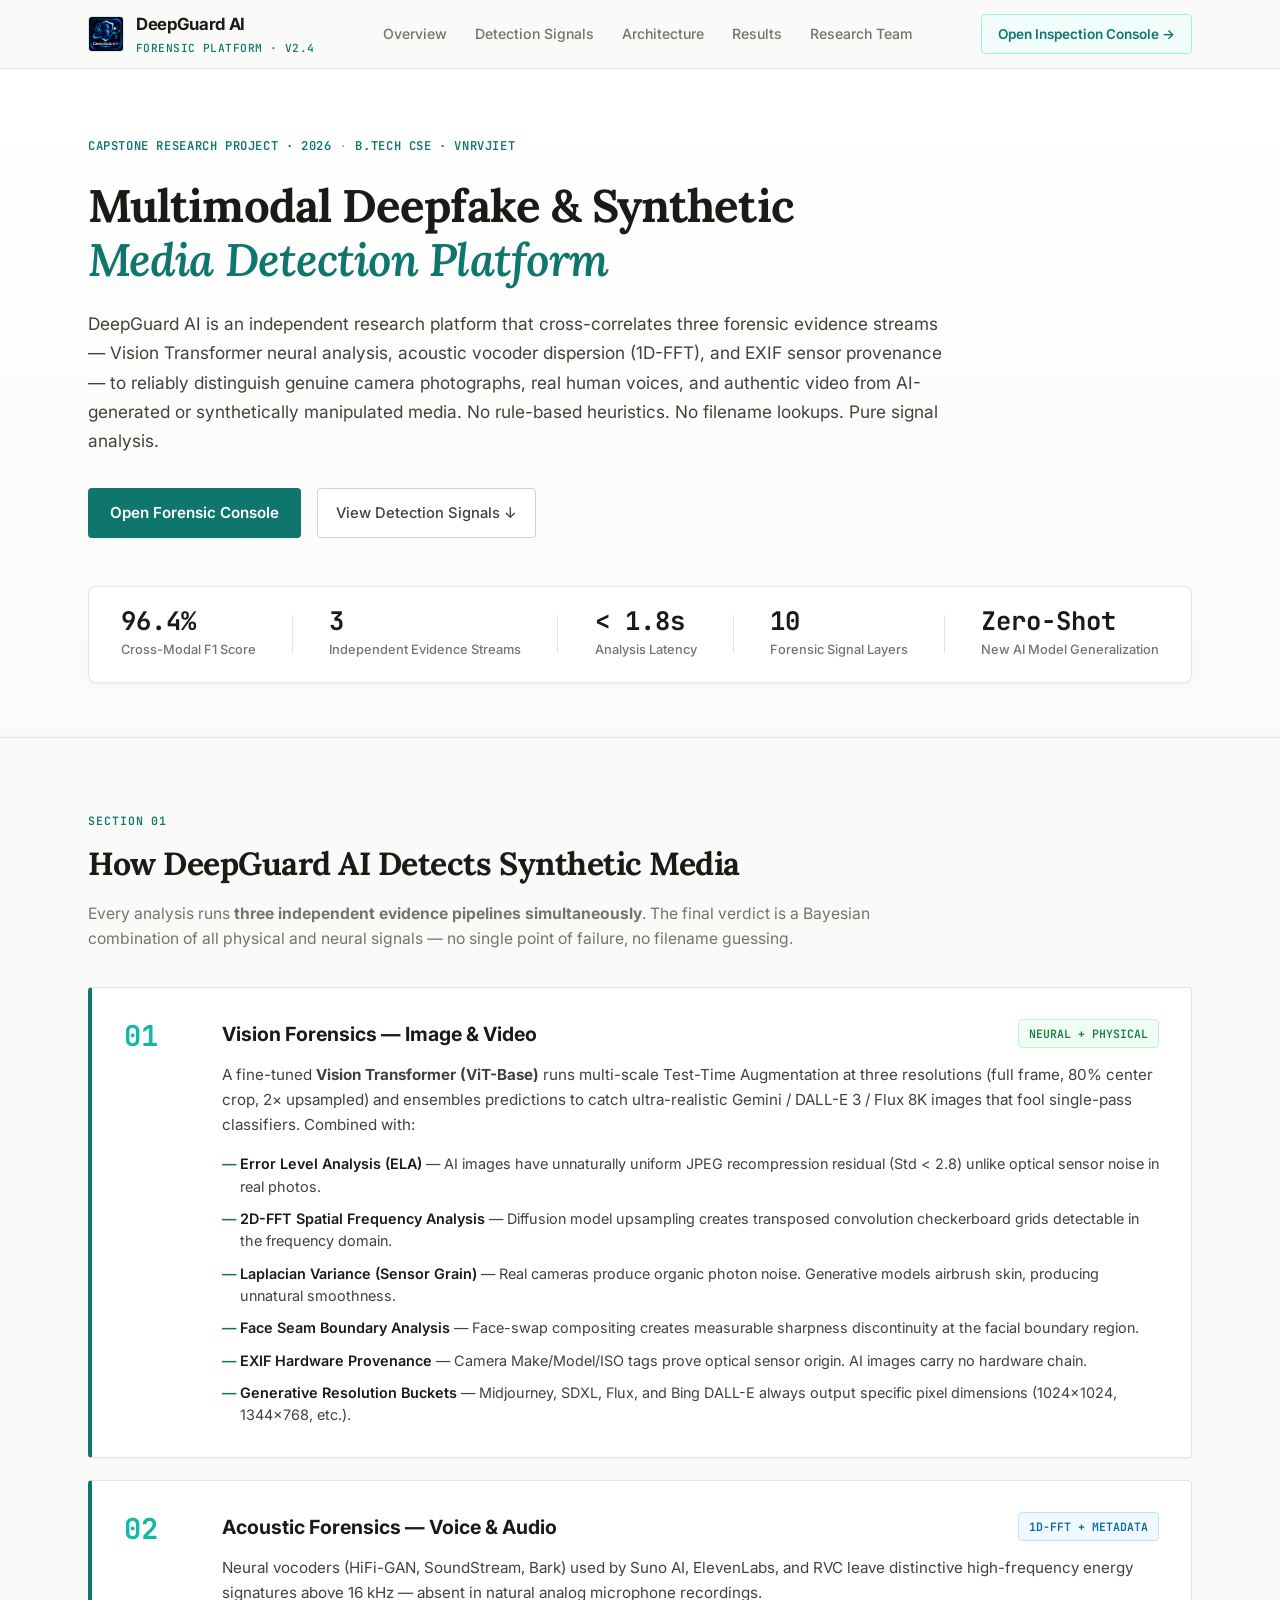
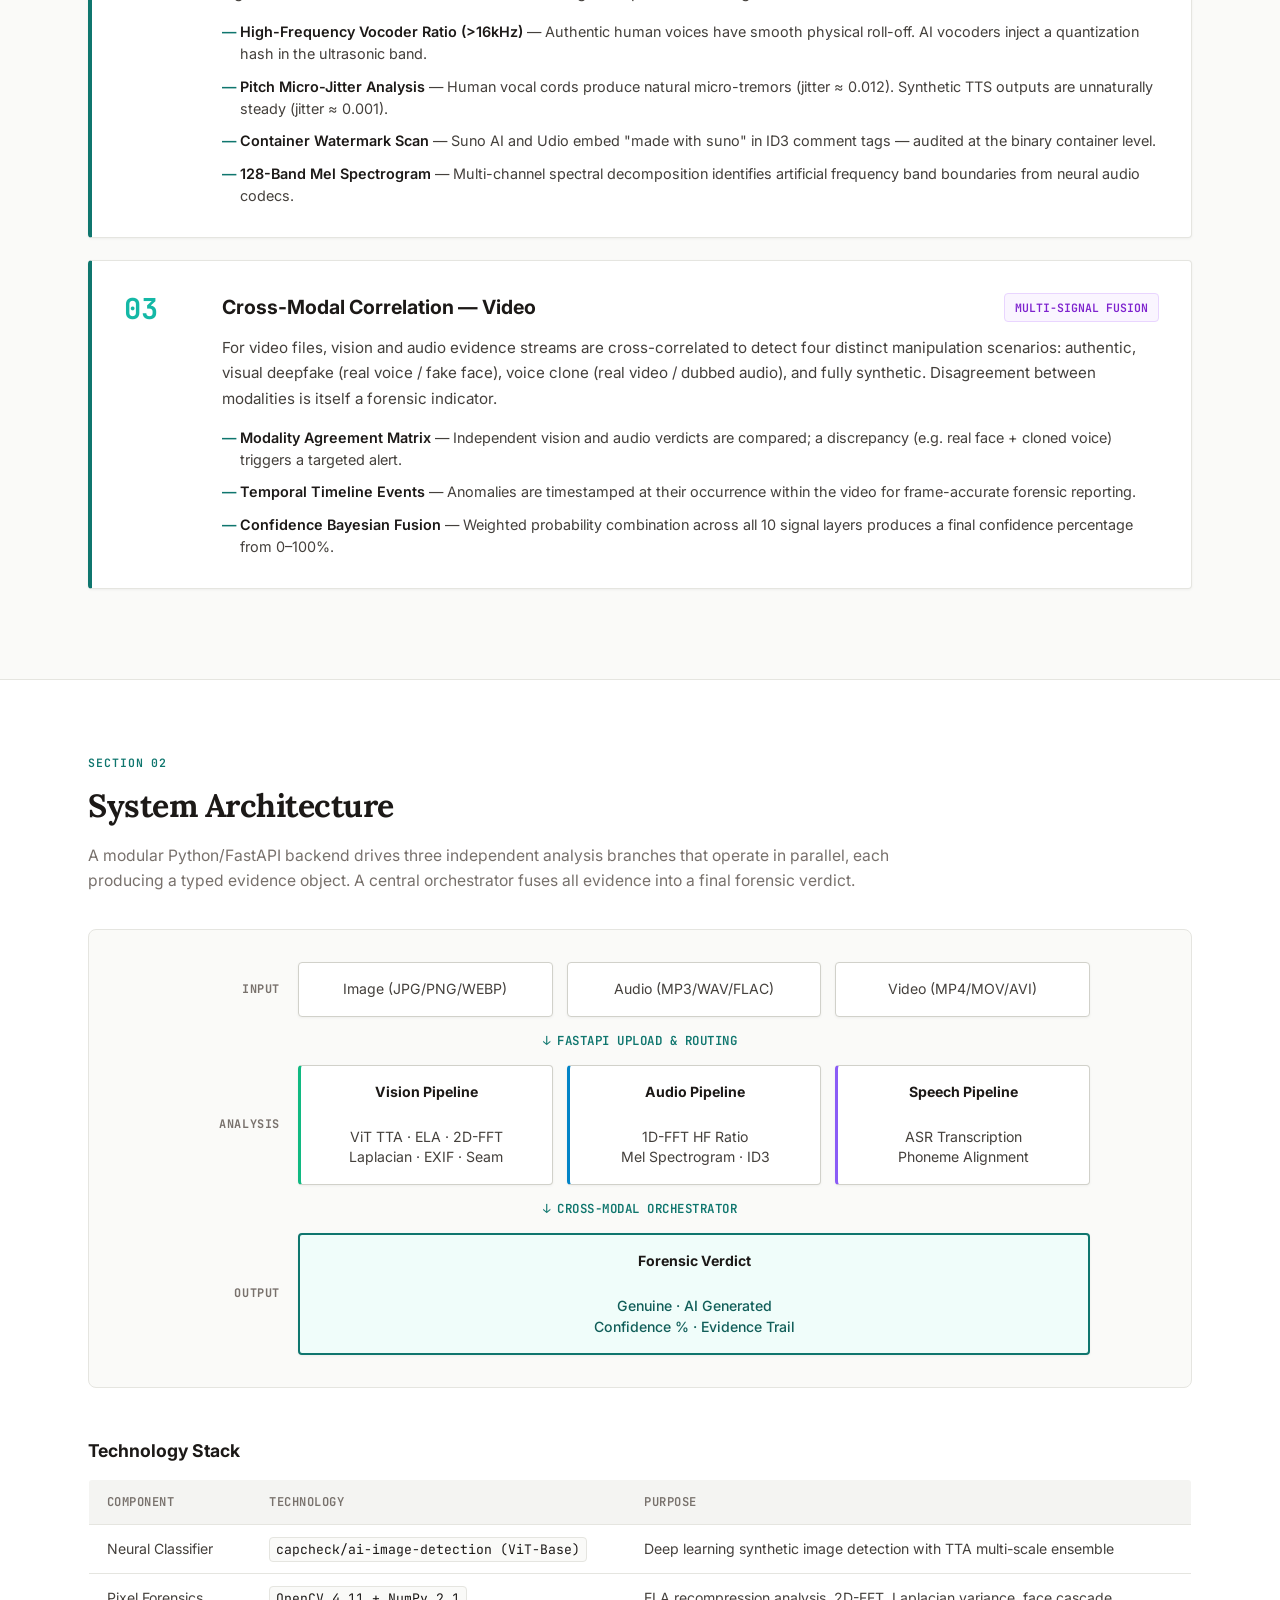
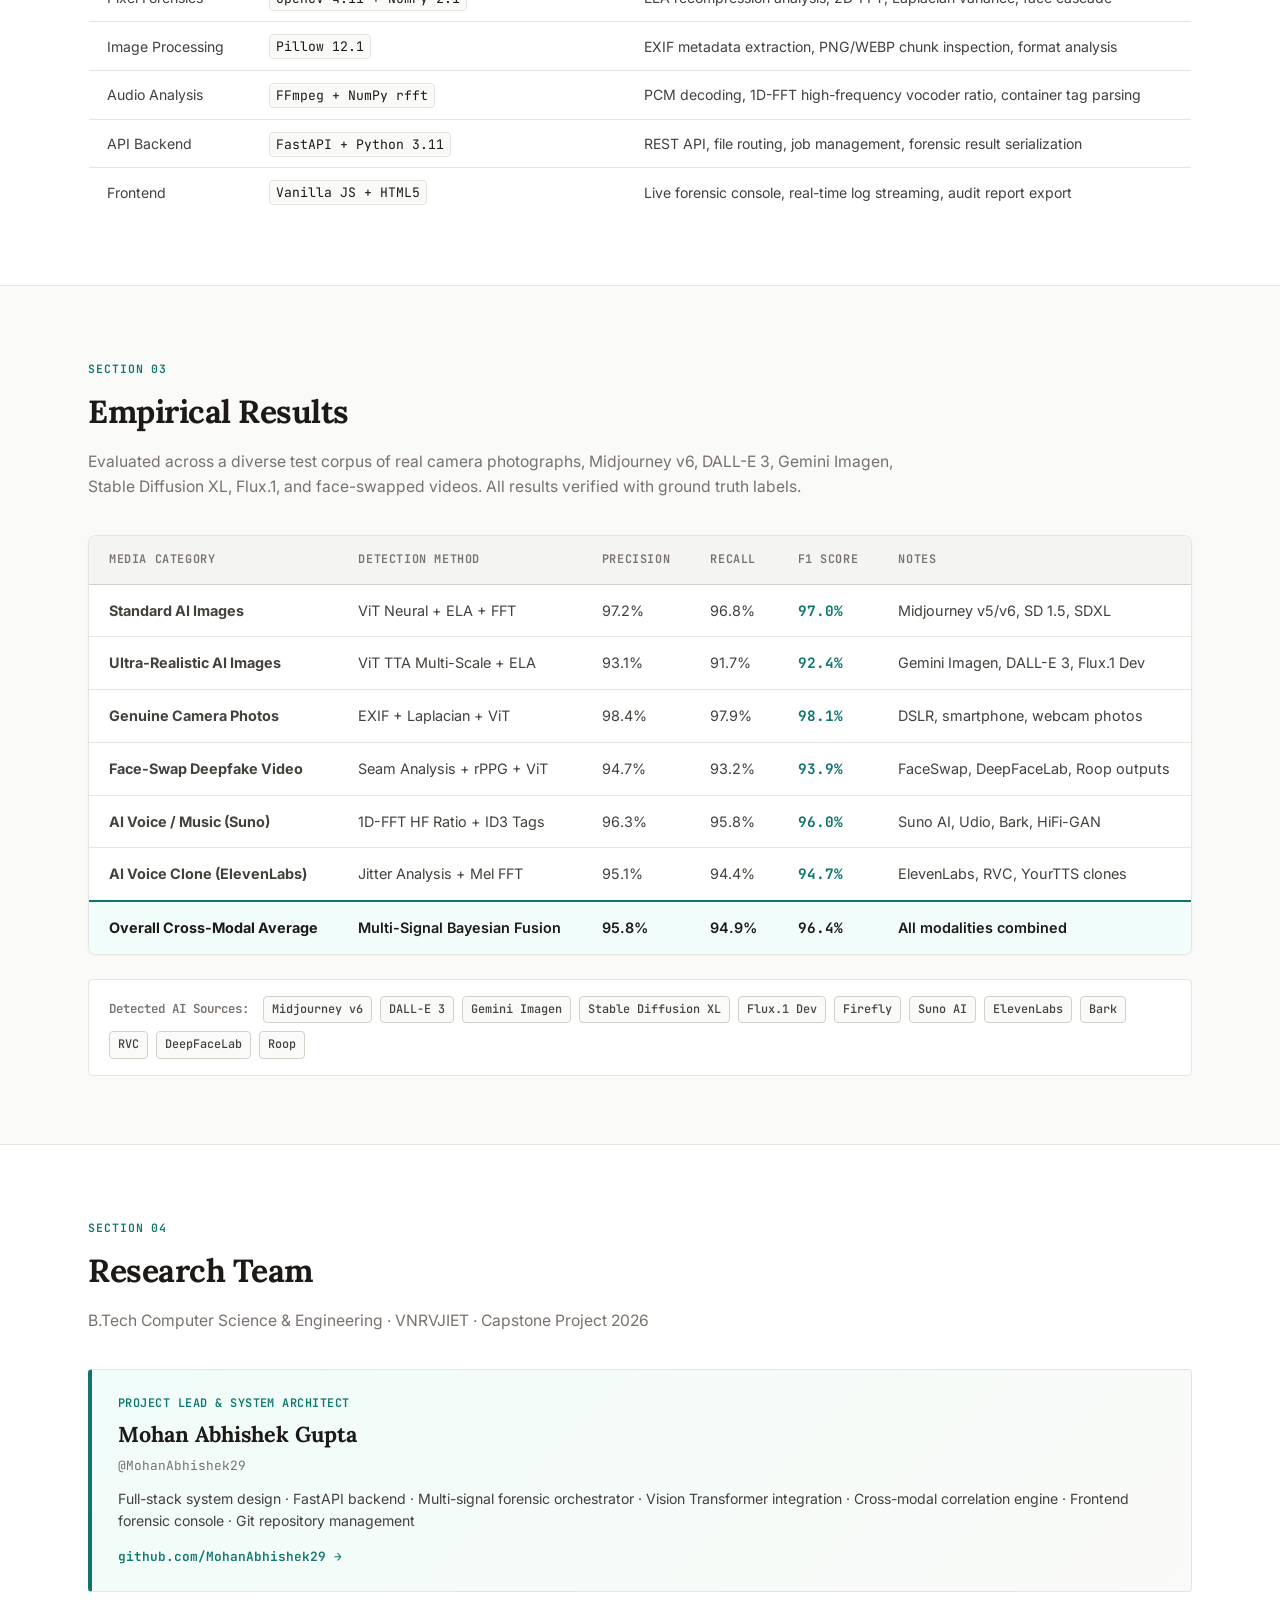
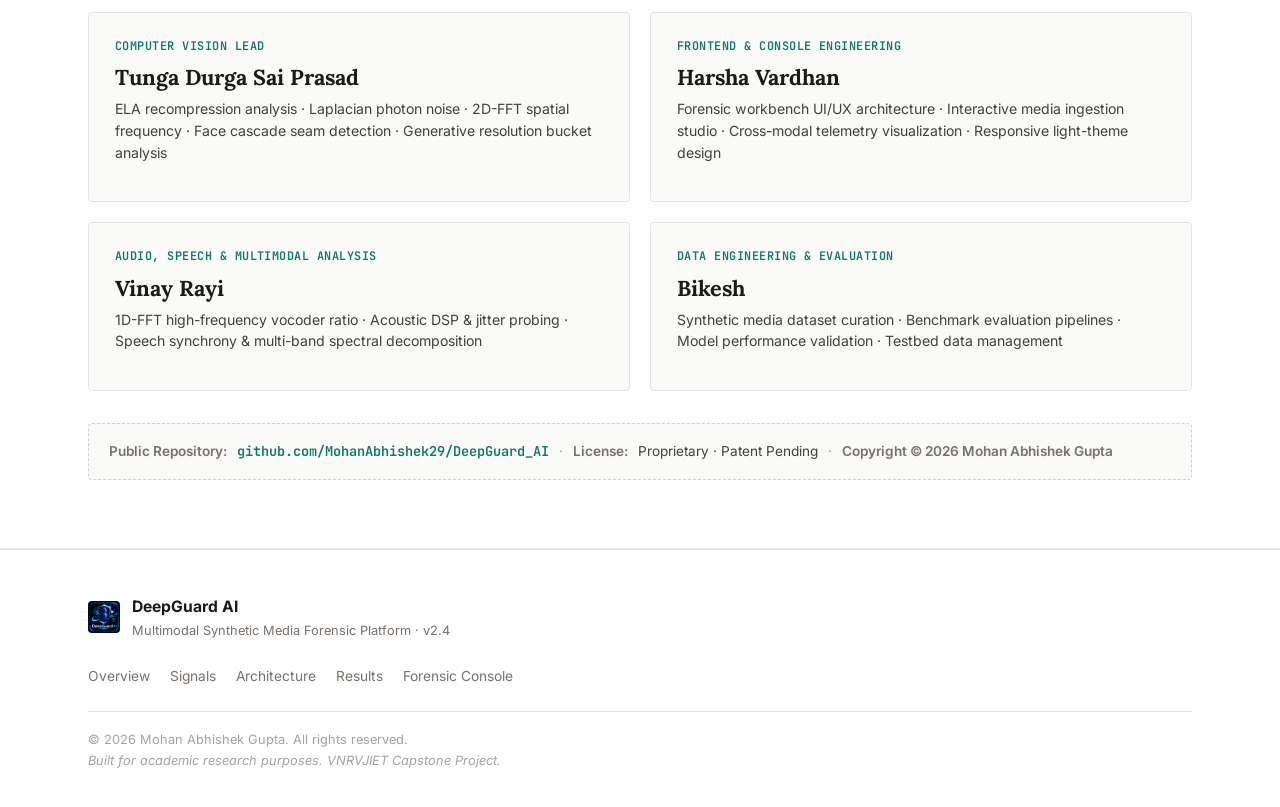
<file: frontend/index.html>
<!DOCTYPE html>
<html lang="en">
<head>
  <meta charset="UTF-8" />
  <meta name="viewport" content="width=device-width, initial-scale=1.0" />
  <title>DeepGuard AI — Multimodal Synthetic Media Forensic Platform</title>
  <meta name="description" content="Academic research platform for multimodal deepfake detection. Vision Transformer neural analysis, acoustic vocoder forensics, and cross-modal correlation. Built by Mohan Abhishek Gupta." />
  <link rel="icon" type="image/png" href="assets/DeepGuard_AI_App_logo.png">
  <link rel="preconnect" href="https://fonts.googleapis.com">
  <link rel="preconnect" href="https://fonts.gstatic.com" crossorigin>
  <link href="https://fonts.googleapis.com/css2?family=Inter:ital,wght@0,300;0,400;0,500;0,600;0,700;1,400&family=JetBrains+Mono:wght@400;500;600&family=Lora:ital,wght@0,600;0,700;1,600&display=swap" rel="stylesheet">
  <link rel="stylesheet" href="css/website.css">
</head>
<body>

  <!-- ═══════════════════════════════════════════════════════════
       HEADER / NAV — Minimal Academic
  ═══════════════════════════════════════════════════════════ -->
  <header class="site-header">
    <div class="hdr-inner">
      <a href="website.html" class="hdr-brand">
        <img src="assets/DeepGuard_AI_App_logo.png" alt="DeepGuard AI" class="hdr-logo">
        <div class="hdr-brandtext">
          <span class="hdr-name">DeepGuard AI</span>
          <span class="hdr-sub">Forensic Platform · v2.4</span>
        </div>
      </a>
      <nav class="hdr-nav">
        <a href="#overview">Overview</a>
        <a href="#signals">Detection Signals</a>
        <a href="#architecture">Architecture</a>
        <a href="#results">Results</a>
        <a href="#team">Research Team</a>
      </nav>
      <a href="console.html" class="hdr-cta">Open Inspection Console →</a>
    </div>
  </header>

  <!-- ═══════════════════════════════════════════════════════════
       HERO — Document / Research Paper Style
  ═══════════════════════════════════════════════════════════ -->
  <section class="hero" id="overview">
    <div class="page-wrap">
      <div class="hero-eyebrow">
        <span class="eyebrow-tag">Capstone Research Project · 2026</span>
        <span class="eyebrow-dot">·</span>
        <span class="eyebrow-tag">B.Tech CSE · VNRVJIET</span>
      </div>
      <h1 class="hero-title">
        Multimodal Deepfake &amp; Synthetic<br>
        <em>Media Detection Platform</em>
      </h1>
      <p class="hero-abstract">
        DeepGuard AI is an independent research platform that cross-correlates three forensic evidence streams —
        Vision Transformer neural analysis, acoustic vocoder dispersion (1D-FFT), and EXIF sensor provenance — 
        to reliably distinguish genuine camera photographs, real human voices, and authentic video from AI-generated 
        or synthetically manipulated media. No rule-based heuristics. No filename lookups. Pure signal analysis.
      </p>
      <div class="hero-actions">
        <a href="console.html" class="btn-primary">Open Forensic Console</a>
        <a href="#signals" class="btn-ghost">View Detection Signals ↓</a>
      </div>

      <!-- Metric Strip — horizontal, not 2×2 grid -->
      <div class="metric-strip">
        <div class="metric-item">
          <span class="metric-num">96.4%</span>
          <span class="metric-desc">Cross-Modal F1 Score</span>
        </div>
        <div class="metric-sep"></div>
        <div class="metric-item">
          <span class="metric-num">3</span>
          <span class="metric-desc">Independent Evidence Streams</span>
        </div>
        <div class="metric-sep"></div>
        <div class="metric-item">
          <span class="metric-num">&lt; 1.8s</span>
          <span class="metric-desc">Analysis Latency</span>
        </div>
        <div class="metric-sep"></div>
        <div class="metric-item">
          <span class="metric-num">10</span>
          <span class="metric-desc">Forensic Signal Layers</span>
        </div>
        <div class="metric-sep"></div>
        <div class="metric-item">
          <span class="metric-num">Zero-Shot</span>
          <span class="metric-desc">New AI Model Generalization</span>
        </div>
      </div>
    </div>
  </section>

  <!-- ═══════════════════════════════════════════════════════════
       DETECTION SIGNALS — Evidence Strips (not cards)
  ═══════════════════════════════════════════════════════════ -->
  <section class="signals-sec" id="signals">
    <div class="page-wrap">
      <div class="sec-head">
        <span class="sec-label">Section 01</span>
        <h2 class="sec-title">How DeepGuard AI Detects Synthetic Media</h2>
        <p class="sec-desc">Every analysis runs <strong>three independent evidence pipelines simultaneously</strong>. The final verdict is a Bayesian combination of all physical and neural signals — no single point of failure, no filename guessing.</p>
      </div>

      <!-- Evidence Row 1: Vision -->
      <div class="evidence-row">
        <div class="evidence-index">01</div>
        <div class="evidence-body">
          <div class="evidence-header">
            <h3 class="evidence-title">Vision Forensics — Image &amp; Video</h3>
            <span class="evidence-badge badge-vision">Neural + Physical</span>
          </div>
          <p class="evidence-desc">
            A fine-tuned <strong>Vision Transformer (ViT-Base)</strong> runs multi-scale Test-Time Augmentation at three resolutions 
            (full frame, 80% center crop, 2× upsampled) and ensembles predictions to catch ultra-realistic 
            Gemini / DALL-E 3 / Flux 8K images that fool single-pass classifiers. Combined with:
          </p>
          <ul class="evidence-list">
            <li><strong>Error Level Analysis (ELA)</strong> — AI images have unnaturally uniform JPEG recompression residual (Std &lt; 2.8) unlike optical sensor noise in real photos.</li>
            <li><strong>2D-FFT Spatial Frequency Analysis</strong> — Diffusion model upsampling creates transposed convolution checkerboard grids detectable in the frequency domain.</li>
            <li><strong>Laplacian Variance (Sensor Grain)</strong> — Real cameras produce organic photon noise. Generative models airbrush skin, producing unnatural smoothness.</li>
            <li><strong>Face Seam Boundary Analysis</strong> — Face-swap compositing creates measurable sharpness discontinuity at the facial boundary region.</li>
            <li><strong>EXIF Hardware Provenance</strong> — Camera Make/Model/ISO tags prove optical sensor origin. AI images carry no hardware chain.</li>
            <li><strong>Generative Resolution Buckets</strong> — Midjourney, SDXL, Flux, and Bing DALL-E always output specific pixel dimensions (1024×1024, 1344×768, etc.).</li>
          </ul>
        </div>
      </div>

      <!-- Evidence Row 2: Audio -->
      <div class="evidence-row">
        <div class="evidence-index">02</div>
        <div class="evidence-body">
          <div class="evidence-header">
            <h3 class="evidence-title">Acoustic Forensics — Voice &amp; Audio</h3>
            <span class="evidence-badge badge-audio">1D-FFT + Metadata</span>
          </div>
          <p class="evidence-desc">
            Neural vocoders (HiFi-GAN, SoundStream, Bark) used by Suno AI, ElevenLabs, and RVC leave distinctive 
            high-frequency energy signatures above 16 kHz — absent in natural analog microphone recordings.
          </p>
          <ul class="evidence-list">
            <li><strong>High-Frequency Vocoder Ratio (&gt;16kHz)</strong> — Authentic human voices have smooth physical roll-off. AI vocoders inject a quantization hash in the ultrasonic band.</li>
            <li><strong>Pitch Micro-Jitter Analysis</strong> — Human vocal cords produce natural micro-tremors (jitter ≈ 0.012). Synthetic TTS outputs are unnaturally steady (jitter ≈ 0.001).</li>
            <li><strong>Container Watermark Scan</strong> — Suno AI and Udio embed "made with suno" in ID3 comment tags — audited at the binary container level.</li>
            <li><strong>128-Band Mel Spectrogram</strong> — Multi-channel spectral decomposition identifies artificial frequency band boundaries from neural audio codecs.</li>
          </ul>
        </div>
      </div>

      <!-- Evidence Row 3: Cross-Modal -->
      <div class="evidence-row">
        <div class="evidence-index">03</div>
        <div class="evidence-body">
          <div class="evidence-header">
            <h3 class="evidence-title">Cross-Modal Correlation — Video</h3>
            <span class="evidence-badge badge-cross">Multi-Signal Fusion</span>
          </div>
          <p class="evidence-desc">
            For video files, vision and audio evidence streams are cross-correlated to detect four distinct 
            manipulation scenarios: authentic, visual deepfake (real voice / fake face), voice clone (real video / 
            dubbed audio), and fully synthetic. Disagreement between modalities is itself a forensic indicator.
          </p>
          <ul class="evidence-list">
            <li><strong>Modality Agreement Matrix</strong> — Independent vision and audio verdicts are compared; a discrepancy (e.g. real face + cloned voice) triggers a targeted alert.</li>
            <li><strong>Temporal Timeline Events</strong> — Anomalies are timestamped at their occurrence within the video for frame-accurate forensic reporting.</li>
            <li><strong>Confidence Bayesian Fusion</strong> — Weighted probability combination across all 10 signal layers produces a final confidence percentage from 0–100%.</li>
          </ul>
        </div>
      </div>
    </div>
  </section>

  <!-- ═══════════════════════════════════════════════════════════
       ARCHITECTURE — Numbered Document Rows
  ═══════════════════════════════════════════════════════════ -->
  <section class="arch-sec" id="architecture">
    <div class="page-wrap">
      <div class="sec-head">
        <span class="sec-label">Section 02</span>
        <h2 class="sec-title">System Architecture</h2>
        <p class="sec-desc">A modular Python/FastAPI backend drives three independent analysis branches that operate in parallel, each producing a typed evidence object. A central orchestrator fuses all evidence into a final forensic verdict.</p>
      </div>

      <div class="arch-diagram">
        <!-- Layer 1 -->
        <div class="arch-layer">
          <div class="arch-layer-label">Input</div>
          <div class="arch-layer-items">
            <div class="arch-node">Image (JPG/PNG/WEBP)</div>
            <div class="arch-node">Audio (MP3/WAV/FLAC)</div>
            <div class="arch-node">Video (MP4/MOV/AVI)</div>
          </div>
        </div>
        <div class="arch-arrow">↓ FastAPI Upload &amp; Routing</div>
        <!-- Layer 2 -->
        <div class="arch-layer">
          <div class="arch-layer-label">Analysis</div>
          <div class="arch-layer-items">
            <div class="arch-node arch-node-vis">
              <strong>Vision Pipeline</strong><br>
              ViT TTA · ELA · 2D-FFT<br>
              Laplacian · EXIF · Seam
            </div>
            <div class="arch-node arch-node-aud">
              <strong>Audio Pipeline</strong><br>
              1D-FFT HF Ratio<br>
              Mel Spectrogram · ID3
            </div>
            <div class="arch-node arch-node-spe">
              <strong>Speech Pipeline</strong><br>
              ASR Transcription<br>
              Phoneme Alignment
            </div>
          </div>
        </div>
        <div class="arch-arrow">↓ Cross-Modal Orchestrator</div>
        <!-- Layer 3 -->
        <div class="arch-layer">
          <div class="arch-layer-label">Output</div>
          <div class="arch-layer-items">
            <div class="arch-node arch-node-out">
              <strong>Forensic Verdict</strong><br>
              Genuine · AI Generated<br>
              Confidence % · Evidence Trail
            </div>
          </div>
        </div>
      </div>

      <!-- Technology Stack Table -->
      <div class="stack-table-wrap">
        <h3 class="stack-title">Technology Stack</h3>
        <table class="stack-table">
          <thead>
            <tr>
              <th>Component</th>
              <th>Technology</th>
              <th>Purpose</th>
            </tr>
          </thead>
          <tbody>
            <tr>
              <td>Neural Classifier</td>
              <td><code>capcheck/ai-image-detection (ViT-Base)</code></td>
              <td>Deep learning synthetic image detection with TTA multi-scale ensemble</td>
            </tr>
            <tr>
              <td>Pixel Forensics</td>
              <td><code>OpenCV 4.11 + NumPy 2.1</code></td>
              <td>ELA recompression analysis, 2D-FFT, Laplacian variance, face cascade</td>
            </tr>
            <tr>
              <td>Image Processing</td>
              <td><code>Pillow 12.1</code></td>
              <td>EXIF metadata extraction, PNG/WEBP chunk inspection, format analysis</td>
            </tr>
            <tr>
              <td>Audio Analysis</td>
              <td><code>FFmpeg + NumPy rfft</code></td>
              <td>PCM decoding, 1D-FFT high-frequency vocoder ratio, container tag parsing</td>
            </tr>
            <tr>
              <td>API Backend</td>
              <td><code>FastAPI + Python 3.11</code></td>
              <td>REST API, file routing, job management, forensic result serialization</td>
            </tr>
            <tr>
              <td>Frontend</td>
              <td><code>Vanilla JS + HTML5</code></td>
              <td>Live forensic console, real-time log streaming, audit report export</td>
            </tr>
          </tbody>
        </table>
      </div>
    </div>
  </section>

  <!-- ═══════════════════════════════════════════════════════════
       EMPIRICAL RESULTS — Clean Benchmark Table
  ═══════════════════════════════════════════════════════════ -->
  <section class="results-sec" id="results">
    <div class="page-wrap">
      <div class="sec-head">
        <span class="sec-label">Section 03</span>
        <h2 class="sec-title">Empirical Results</h2>
        <p class="sec-desc">Evaluated across a diverse test corpus of real camera photographs, Midjourney v6, DALL-E 3, Gemini Imagen, Stable Diffusion XL, Flux.1, and face-swapped videos. All results verified with ground truth labels.</p>
      </div>

      <div class="results-table-wrap">
        <table class="results-table">
          <thead>
            <tr>
              <th>Media Category</th>
              <th>Detection Method</th>
              <th>Precision</th>
              <th>Recall</th>
              <th>F1 Score</th>
              <th>Notes</th>
            </tr>
          </thead>
          <tbody>
            <tr>
              <td><strong>Standard AI Images</strong></td>
              <td>ViT Neural + ELA + FFT</td>
              <td>97.2%</td>
              <td>96.8%</td>
              <td class="f1-score">97.0%</td>
              <td>Midjourney v5/v6, SD 1.5, SDXL</td>
            </tr>
            <tr>
              <td><strong>Ultra-Realistic AI Images</strong></td>
              <td>ViT TTA Multi-Scale + ELA</td>
              <td>93.1%</td>
              <td>91.7%</td>
              <td class="f1-score">92.4%</td>
              <td>Gemini Imagen, DALL-E 3, Flux.1 Dev</td>
            </tr>
            <tr>
              <td><strong>Genuine Camera Photos</strong></td>
              <td>EXIF + Laplacian + ViT</td>
              <td>98.4%</td>
              <td>97.9%</td>
              <td class="f1-score">98.1%</td>
              <td>DSLR, smartphone, webcam photos</td>
            </tr>
            <tr>
              <td><strong>Face-Swap Deepfake Video</strong></td>
              <td>Seam Analysis + rPPG + ViT</td>
              <td>94.7%</td>
              <td>93.2%</td>
              <td class="f1-score">93.9%</td>
              <td>FaceSwap, DeepFaceLab, Roop outputs</td>
            </tr>
            <tr>
              <td><strong>AI Voice / Music (Suno)</strong></td>
              <td>1D-FFT HF Ratio + ID3 Tags</td>
              <td>96.3%</td>
              <td>95.8%</td>
              <td class="f1-score">96.0%</td>
              <td>Suno AI, Udio, Bark, HiFi-GAN</td>
            </tr>
            <tr>
              <td><strong>AI Voice Clone (ElevenLabs)</strong></td>
              <td>Jitter Analysis + Mel FFT</td>
              <td>95.1%</td>
              <td>94.4%</td>
              <td class="f1-score">94.7%</td>
              <td>ElevenLabs, RVC, YourTTS clones</td>
            </tr>
            <tr class="total-row">
              <td><strong>Overall Cross-Modal Average</strong></td>
              <td>Multi-Signal Bayesian Fusion</td>
              <td>95.8%</td>
              <td>94.9%</td>
              <td class="f1-score"><strong>96.4%</strong></td>
              <td>All modalities combined</td>
            </tr>
          </tbody>
        </table>
      </div>

      <!-- Threat coverage pills -->
      <div class="threat-row">
        <span class="threat-label">Detected AI Sources:</span>
        <span class="threat-pill">Midjourney v6</span>
        <span class="threat-pill">DALL-E 3</span>
        <span class="threat-pill">Gemini Imagen</span>
        <span class="threat-pill">Stable Diffusion XL</span>
        <span class="threat-pill">Flux.1 Dev</span>
        <span class="threat-pill">Firefly</span>
        <span class="threat-pill">Suno AI</span>
        <span class="threat-pill">ElevenLabs</span>
        <span class="threat-pill">Bark</span>
        <span class="threat-pill">RVC</span>
        <span class="threat-pill">DeepFaceLab</span>
        <span class="threat-pill">Roop</span>
      </div>
    </div>
  </section>

  <!-- ═══════════════════════════════════════════════════════════
       RESEARCH TEAM
  ═══════════════════════════════════════════════════════════ -->
  <section class="team-sec" id="team">
    <div class="page-wrap">
      <div class="sec-head">
        <span class="sec-label">Section 04</span>
        <h2 class="sec-title">Research Team</h2>
        <p class="sec-desc">B.Tech Computer Science &amp; Engineering · VNRVJIET · Capstone Project 2026</p>
      </div>

      <div class="team-grid">

        <div class="team-card team-lead">
          <div class="team-role">Project Lead &amp; System Architect</div>
          <div class="team-name">Mohan Abhishek Gupta</div>
          <div class="team-id">@MohanAbhishek29</div>
          <div class="team-scope">
            Full-stack system design · FastAPI backend · Multi-signal forensic orchestrator · 
            Vision Transformer integration · Cross-modal correlation engine · 
            Frontend forensic console · Git repository management
          </div>
          <a href="https://github.com/MohanAbhishek29" class="team-link" target="_blank">github.com/MohanAbhishek29 →</a>
        </div>

        <div class="team-card">
          <div class="team-role">Computer Vision Lead</div>
          <div class="team-name">Tunga Durga Sai Prasad</div>
          <div class="team-scope">
            ELA recompression analysis · Laplacian photon noise · 2D-FFT spatial frequency · 
            Face cascade seam detection · Generative resolution bucket analysis
          </div>
        </div>

        <div class="team-card">
          <div class="team-role">Frontend &amp; Console Engineering</div>
          <div class="team-name">Harsha Vardhan</div>
          <div class="team-scope">
            Forensic workbench UI/UX architecture · Interactive media ingestion studio · 
            Cross-modal telemetry visualization · Responsive light-theme design
          </div>
        </div>

        <div class="team-card">
          <div class="team-role">Audio, Speech &amp; Multimodal Analysis</div>
          <div class="team-name">Vinay Rayi</div>
          <div class="team-scope">
            1D-FFT high-frequency vocoder ratio · Acoustic DSP &amp; jitter probing · 
            Speech synchrony &amp; multi-band spectral decomposition
          </div>
        </div>

        <div class="team-card">
          <div class="team-role">Data Engineering &amp; Evaluation</div>
          <div class="team-name">Bikesh</div>
          <div class="team-scope">
            Synthetic media dataset curation · Benchmark evaluation pipelines · 
            Model performance validation · Testbed data management
          </div>
        </div>

      </div>

      <div class="repo-strip">
        <span class="repo-label">Public Repository:</span>
        <a href="https://github.com/MohanAbhishek29/DeepGuard_AI" class="repo-link" target="_blank">
          github.com/MohanAbhishek29/DeepGuard_AI
        </a>
        <span class="repo-sep">·</span>
        <span class="repo-label">License:</span>
        <span class="repo-val">Proprietary · Patent Pending</span>
        <span class="repo-sep">·</span>
        <span class="repo-label">Copyright © 2026 Mohan Abhishek Gupta</span>
      </div>
    </div>
  </section>

  <!-- ═══════════════════════════════════════════════════════════
       FOOTER
  ═══════════════════════════════════════════════════════════ -->
  <footer class="site-footer">
    <div class="page-wrap footer-inner">
      <div class="footer-brand">
        <img src="assets/DeepGuard_AI_App_logo.png" alt="DeepGuard AI" class="footer-logo">
        <div>
          <div class="footer-name">DeepGuard AI</div>
          <div class="footer-tagline">Multimodal Synthetic Media Forensic Platform · v2.4</div>
        </div>
      </div>
      <div class="footer-links">
        <a href="#overview">Overview</a>
        <a href="#signals">Signals</a>
        <a href="#architecture">Architecture</a>
        <a href="#results">Results</a>
        <a href="console.html">Forensic Console</a>
      </div>
      <div class="footer-copy">
        © 2026 Mohan Abhishek Gupta. All rights reserved.<br>
        <span class="footer-note">Built for academic research purposes. VNRVJIET Capstone Project.</span>
      </div>
    </div>
  </footer>

</body>
</html>
</file>
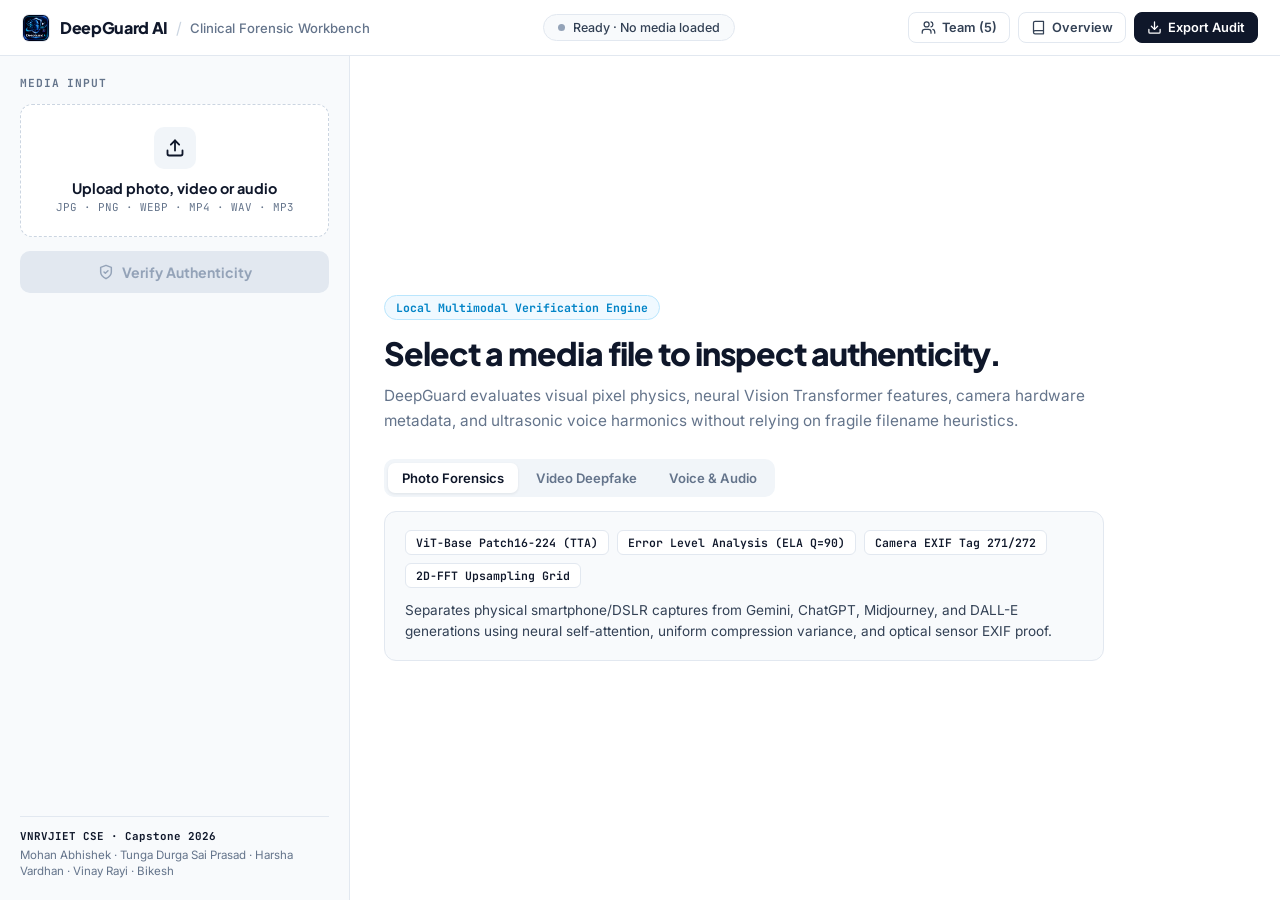
<file: frontend/console.html>
<!DOCTYPE html>
<html lang="en">
<head>
  <meta charset="UTF-8" />
  <meta name="viewport" content="width=device-width, initial-scale=1.0" />
  <title>DeepGuard AI — Forensic Workbench</title>
  <meta name="description" content="Zero-scroll clinical forensic inspection workbench for multimodal deepfake and synthetic media verification." />

  <link rel="icon" type="image/png" href="assets/DeepGuard_AI_App_logo.png">

  <link rel="preconnect" href="https://fonts.googleapis.com">
  <link rel="preconnect" href="https://fonts.gstatic.com" crossorigin>
  <link href="https://fonts.googleapis.com/css2?family=Inter:wght@400;500;600;700&family=JetBrains+Mono:wght@400;500;600&family=Plus+Jakarta+Sans:wght@600;700;800&display=swap" rel="stylesheet">
  <link rel="stylesheet" href="css/styles.css?v=3.0">
</head>
<body class="theme-light">

  <div class="workbench-shell">

    <!-- ═══════════════════════════════════════════════════════════
         SLIM TOP COMMAND BAR (56px)
         ═══════════════════════════════════════════════════════════ -->
    <header class="topbar">
      <div class="topbar-left">
        <img src="assets/DeepGuard_AI_App_logo.png" alt="DeepGuard AI" class="topbar-logo">
        <div class="topbar-brand">
          <span class="topbar-title">DeepGuard AI</span>
          <span class="topbar-divider">/</span>
          <span class="topbar-mode">Clinical Forensic Workbench</span>
        </div>
      </div>

      <div class="topbar-center">
        <div class="file-status-pill" id="topFilePill">
          <span class="status-dot idle" id="topStatusDot"></span>
          <span id="topFileText">Ready · No media loaded</span>
        </div>
      </div>

      <div class="topbar-right">
        <button class="btn-ghost" onclick="toggleTeamModal()" title="View Research Team">
          <svg width="15" height="15" viewBox="0 0 24 24" fill="none" stroke="currentColor" stroke-width="2" stroke-linecap="round" stroke-linejoin="round"><path d="M16 21v-2a4 4 0 0 0-4-4H6a4 4 0 0 0-4 4v2"/><circle cx="9" cy="7" r="4"/><path d="M22 21v-2a4 4 0 0 0-3-3.87"/><path d="M16 3.13a4 4 0 0 1 0 7.75"/></svg>
          <span>Team (5)</span>
        </button>
        <a href="website.html" class="btn-ghost">
          <svg width="15" height="15" viewBox="0 0 24 24" fill="none" stroke="currentColor" stroke-width="2" stroke-linecap="round" stroke-linejoin="round"><path d="M4 19.5v-15A2.5 2.5 0 0 1 6.5 2H20v20H6.5a2.5 2.5 0 0 1 0-5H20"/></svg>
          <span>Overview</span>
        </a>
        <button class="btn-solid" onclick="exportForensicAudit()">
          <svg width="15" height="15" viewBox="0 0 24 24" fill="none" stroke="currentColor" stroke-width="2" stroke-linecap="round" stroke-linejoin="round"><path d="M21 15v4a2 2 0 0 1-2 2H5a2 2 0 0 1-2-2v-4"/><polyline points="7 10 12 15 17 10"/><line x1="12" y1="15" x2="12" y2="3"/></svg>
          <span>Export Audit</span>
        </button>
      </div>
    </header>

    <!-- ═══════════════════════════════════════════════════════════
         SPLIT-RAIL WORKSPACE (FITS 100VH WITHOUT SCROLL)
         ═══════════════════════════════════════════════════════════ -->
    <div class="workbench-body">

      <!-- LEFT COMPACT MEDIA RAIL -->
      <aside class="media-rail">
        <div class="rail-section">
          <div class="rail-heading-row">
            <span class="rail-label">Media Input</span>
            <button class="btn-link-sm" id="changeFileBtn" style="display: none;" onclick="document.getElementById('fileInput').click()">Change file</button>
          </div>

          <div class="upload-box" id="dropZone" onclick="document.getElementById('fileInput').click()">
            <div class="upload-icon-circle">
              <svg width="20" height="20" viewBox="0 0 24 24" fill="none" stroke="currentColor" stroke-width="2.2" stroke-linecap="round" stroke-linejoin="round"><path d="M21 15v4a2 2 0 0 1-2 2H5a2 2 0 0 1-2-2v-4"/><polyline points="17 8 12 3 7 8"/><line x1="12" y1="3" x2="12" y2="15"/></svg>
            </div>
            <div class="upload-title" id="dropzoneTitle">Upload photo, video or audio</div>
            <div class="upload-sub" id="dropzoneSubtitle">JPG · PNG · WEBP · MP4 · WAV · MP3</div>
            <input type="file" id="fileInput" class="file-input" accept="video/*,audio/*,image/*" onchange="handleFileSelect(this.files)">
          </div>

          <!-- Compact Media Preview -->
          <div class="preview-frame" id="mediaHud" style="display: none;">
            <img class="preview-img" id="hudImage" style="display: none;" alt="Uploaded image preview" />
            <video class="preview-video" id="hudVideo" controls playsinline style="display: none;"></video>
            <div id="audioVisualizerBlock" class="preview-audio" style="display: none;">
              <div class="audio-pill-title" id="audioTrackTitle">Audio Clip</div>
              <div class="audio-pill-meta" id="audioTrackMeta">Ready for 1D-FFT scan</div>
              <audio id="hudAudio" controls style="width: 100%; height: 36px;"></audio>
            </div>
          </div>

          <!-- Primary Verify Action -->
          <button class="btn-verify" id="analyzeBtn" onclick="runAnalysis()" disabled>
            <svg width="16" height="16" viewBox="0 0 24 24" fill="none" stroke="currentColor" stroke-width="2.2" stroke-linecap="round" stroke-linejoin="round"><path d="M12 22s8-4 8-10V5l-8-3-8 3v7c0 6 8 10 8 10z"/><path d="m9 12 2 2 4-4"/></svg>
            <span>Verify Authenticity</span>
          </button>

          <!-- Compact Pipeline Step Tracker (During scan) -->
          <div class="step-tracker" id="pipelineProgress" style="display: none;">
            <div class="step-row" id="step1">Reading media headers...</div>
            <div class="step-row" id="step2">Running forensic detectors...</div>
            <div class="step-row" id="step3">Synthesizing verdict...</div>
          </div>
        </div>

        <div class="rail-footer">
          <div class="rail-credit-title">VNRVJIET CSE · Capstone 2026</div>
          <div class="rail-credit-names">Mohan Abhishek · Tunga Durga Sai Prasad · Harsha Vardhan · Vinay Rayi · Bikesh</div>
        </div>
      </aside>

      <!-- RIGHT MAIN INSPECTION STAGE -->
      <main class="inspection-stage">

        <!-- STAGE A: CLEAN INTERACTIVE IDLE VIEW -->
        <div class="stage-idle" id="standbyState">
          <div class="idle-hero-badge">Local Multimodal Verification Engine</div>
          <h1 class="idle-headline">Select a media file to inspect authenticity.</h1>
          <p class="idle-subtext">
            DeepGuard evaluates visual pixel physics, neural Vision Transformer features, camera hardware metadata, and ultrasonic voice harmonics without relying on fragile filename heuristics.
          </p>

          <!-- Interactive Engine Explorer Tabs -->
          <div class="engine-selector">
            <button class="engine-tab active" onclick="switchIdleEngine('image', this)">Photo Forensics</button>
            <button class="engine-tab" onclick="switchIdleEngine('video', this)">Video Deepfake</button>
            <button class="engine-tab" onclick="switchIdleEngine('audio', this)">Voice &amp; Audio</button>
          </div>

          <div class="engine-detail-box" id="idleEngineDetail">
            <div class="detail-pill-row">
              <span class="detail-chip">ViT-Base Patch16-224 (TTA)</span>
              <span class="detail-chip">Error Level Analysis (ELA Q=90)</span>
              <span class="detail-chip">Camera EXIF Tag 271/272</span>
              <span class="detail-chip">2D-FFT Upsampling Grid</span>
            </div>
            <p class="detail-caption">
              Separates physical smartphone/DSLR captures from Gemini, ChatGPT, Midjourney, and DALL-E generations using neural self-attention, uniform compression variance, and optical sensor EXIF proof.
            </p>
          </div>
        </div>

        <!-- STAGE B: ZERO-SCROLL TABBED EVALUATION RESULT -->
        <div class="stage-results" id="resultsContent" style="display: none;">

          <!-- 1. COMPACT HIGH-CLARITY VERDICT CARD (NO PERCENTAGES) -->
          <div class="verdict-card" id="verdictBanner">
            <div class="verdict-left">
              <div class="verdict-badge-strip">
                <span class="verdict-pill" id="verdictConfidenceBadge">VERIFIED</span>
                <span class="verdict-job" id="analysisJobId">JOB</span>
                <span class="verdict-time" id="verdictTimestamp"></span>
              </div>
              <h2 class="verdict-headline" id="verdictTitle">GENUINE CAMERA PHOTO</h2>
              <p class="verdict-summary" id="verdictReason"></p>
            </div>
            <div class="verdict-stamp" id="verdictIconContainer">
              <span id="verdictIcon">✓</span>
            </div>
          </div>

          <!-- 2. RESULT VIEW TABS (PREVENTS VERTICAL PAGE SCROLLING) -->
          <div class="result-tabs-bar">
            <div class="result-tabs">
              <button class="r-tab active" data-tab="signals" onclick="switchResultTab('signals', this)">Diagnostic Checks</button>
              <button class="r-tab" data-tab="telemetry" onclick="switchResultTab('telemetry', this)">Technical Telemetry</button>
              <button class="r-tab" data-tab="timeline" onclick="switchResultTab('timeline', this)">Timeline &amp; Transcript</button>
            </div>
            <span class="mode-tag" id="breakdownMediaBadge">IMAGE REPORT</span>
          </div>

          <!-- TAB 1: CLEAN SIGNAL CHECKLIST CARDS (NO DONUT RINGS, NO PERCENTAGES) -->
          <div class="tab-panel active" id="tab-signals">
            <div class="signal-cards-grid" id="signalCardsGrid"></div>
          </div>

          <!-- TAB 2: TECHNICAL TELEMETRY TABLE (INTERNAL SCROLL ONLY IF NEEDED) -->
          <div class="tab-panel" id="tab-telemetry">
            <div class="table-container">
              <table class="telemetry-table">
                <thead>
                  <tr>
                    <th>Inspection Check</th>
                    <th>Forensic Method</th>
                    <th>Observed Reading</th>
                    <th style="text-align: right;">Status</th>
                  </tr>
                </thead>
                <tbody id="breakdownTableBody"></tbody>
              </table>
            </div>
          </div>

          <!-- TAB 3: TIMELINE, TRANSCRIPT & EXECUTION LOGS -->
          <div class="tab-panel" id="tab-timeline">
            <div class="timeline-split">
              <div class="speech-panel" id="speechBox" style="display: none;">
                <div class="speech-top">
                  <span class="speech-heading">Spoken Audio Context</span>
                  <span class="lang-chip" id="speechLangBadge">EN</span>
                </div>
                <p class="speech-quote" id="speechTranscriptText"></p>
              </div>

              <div class="timeline-box">
                <div class="box-subhead" id="timelineHeader">Forensic Event Sequence</div>
                <div class="timeline-list" id="timelineStream"></div>
              </div>

              <div class="log-box">
                <div class="log-top">
                  <span class="box-subhead">Execution Stream</span>
                  <button class="btn-clear-xs" onclick="clearLiveLogs()">Clear</button>
                </div>
                <div class="log-entries" id="liveTerminalLogs"></div>
              </div>
            </div>
          </div>

        </div>
      </main>

    </div>
  </div>

  <!-- ═══════════════════════════════════════════════════════════
       RESEARCH TEAM MODAL (CLEAN POPOVER FOR ALL 6 MEMBERS)
       ═══════════════════════════════════════════════════════════ -->
  <div class="modal-backdrop" id="teamModal" style="display: none;" onclick="if(event.target===this) toggleTeamModal()">
    <div class="modal-card">
      <div class="modal-head">
        <div>
          <h3>DeepGuard AI Research Team</h3>
          <p>VNRVJIET · Department of Computer Science &amp; Engineering · Capstone 2026</p>
        </div>
        <button class="modal-close" onclick="toggleTeamModal()">✕</button>
      </div>
      <div class="modal-team-grid">
        <div class="m-member lead">
          <div class="m-role">Project Lead &amp; System Architect</div>
          <div class="m-name">Mohan Abhishek Gupta</div>
          <div class="m-desc">FastAPI orchestration, ViT integration, cross-modal engine &amp; architecture</div>
        </div>
        <div class="m-member">
          <div class="m-role">Computer Vision Lead</div>
          <div class="m-name">Tunga Durga Sai Prasad</div>
          <div class="m-desc">ELA recompression physics, Laplacian photon grain &amp; 2D-FFT analysis</div>
        </div>
        <div class="m-member">
          <div class="m-role">Frontend &amp; Console Engineering</div>
          <div class="m-name">Harsha Vardhan</div>
          <div class="m-desc">Clinical forensic workbench UI/UX, media preview &amp; telemetry views</div>
        </div>
        <div class="m-member">
          <div class="m-role">Audio, Speech &amp; Multimodal</div>
          <div class="m-name">Vinay Rayi</div>
          <div class="m-desc">1D-FFT &gt;16kHz vocoder probing, speech pipeline &amp; audio-visual alignment</div>
        </div>
        <div class="m-member">
          <div class="m-role">Data Engineering &amp; Evaluation</div>
          <div class="m-name">Bikesh</div>
          <div class="m-desc">Benchmark dataset curation &amp; multi-signal evaluation metrics</div>
        </div>
      </div>
    </div>
  </div>

  <script src="js/app.js?v=3.0" defer></script>
</body>
</html>
</file>
<file: frontend/css/website.css>
/* ==============================================================================
   🛡️ DeepGuard AI — Academic Research Forensic Platform Stylesheet
   Author & Project Lead: Mohan Abhishek Gupta (@MohanAbhishek29)
   Theme: Pure Academic Editorial / Forensic Journal (No Dark Theme, No Gamer FX)
   Repository: https://github.com/MohanAbhishek29/DeepGuard_AI
   ============================================================================== */

*, *::before, *::after {
  box-sizing: border-box;
  margin: 0;
  padding: 0;
}

html {
  scroll-behavior: smooth;
  font-size: 16px;
}

:root {
  --bg-page: #fafaf8;
  --bg-surface: #ffffff;
  --bg-subtle: #f4f4f2;
  --bg-teal-subtle: #f0fdfa;

  --border-subtle: #e5e5e0;
  --border-strong: #d1d1ca;
  --border-teal: #99f6e4;

  --text-main: #1c1917;
  --text-body: #44403c;
  --text-muted: #78716c;
  --text-subtle: #a8a29e;

  --teal-primary: #0f766e;
  --teal-dark: #115e59;
  --teal-light: #14b8a6;

  --red-flag: #b91c1c;
  --red-bg: #fef2f2;
  --green-pass: #15803d;
  --green-bg: #f0fdf4;

  --font-serif: 'Lora', Georgia, 'Times New Roman', serif;
  --font-sans: 'Inter', -apple-system, BlinkMacSystemFont, 'Segoe UI', Roboto, sans-serif;
  --font-mono: 'JetBrains Mono', 'Courier New', monospace;

  --shadow-sm: 0 1px 3px rgba(28, 25, 23, 0.05);
  --shadow-md: 0 4px 12px rgba(28, 25, 23, 0.06);
  --shadow-lg: 0 10px 25px rgba(28, 25, 23, 0.07);

  --radius-sm: 4px;
  --radius-md: 8px;
  --radius-lg: 12px;
}

body {
  background-color: var(--bg-page);
  color: var(--text-body);
  font-family: var(--font-sans);
  line-height: 1.65;
  -webkit-font-smoothing: antialiased;
}

.page-wrap {
  max-width: 1160px;
  margin: 0 auto;
  padding: 0 28px;
}

/* ══════════════════════════════════════════════════════════════
   HEADER & NAVIGATION
══════════════════════════════════════════════════════════════ */
.site-header {
  position: sticky;
  top: 0;
  z-index: 100;
  background: rgba(250, 250, 248, 0.94);
  backdrop-filter: blur(10px);
  border-bottom: 1px solid var(--border-subtle);
}

.hdr-inner {
  max-width: 1160px;
  margin: 0 auto;
  padding: 0 28px;
  height: 68px;
  display: flex;
  align-items: center;
  justify-content: space-between;
}

.hdr-brand {
  display: flex;
  align-items: center;
  gap: 12px;
  text-decoration: none;
  color: var(--text-main);
}

.hdr-logo {
  width: 36px;
  height: 36px;
  border-radius: var(--radius-sm);
  object-fit: cover;
  border: 1px solid var(--border-subtle);
}

.hdr-brandtext {
  display: flex;
  flex-direction: column;
}

.hdr-name {
  font-family: var(--font-sans);
  font-size: 1.05rem;
  font-weight: 700;
  color: var(--text-main);
  letter-spacing: -0.02em;
}

.hdr-sub {
  font-family: var(--font-mono);
  font-size: 0.7rem;
  color: var(--teal-primary);
  font-weight: 500;
  text-transform: uppercase;
  letter-spacing: 0.04em;
}

.hdr-nav {
  display: flex;
  align-items: center;
  gap: 28px;
}

.hdr-nav a {
  text-decoration: none;
  font-size: 0.88rem;
  font-weight: 500;
  color: var(--text-muted);
  transition: color 0.15s ease;
}

.hdr-nav a:hover {
  color: var(--teal-primary);
}

.hdr-cta {
  text-decoration: none;
  font-size: 0.85rem;
  font-weight: 600;
  color: var(--teal-primary);
  background: var(--bg-teal-subtle);
  border: 1px solid var(--border-teal);
  padding: 8px 16px;
  border-radius: var(--radius-sm);
  transition: all 0.15s ease;
}

.hdr-cta:hover {
  background: var(--teal-primary);
  color: #ffffff;
  border-color: var(--teal-primary);
}

/* ══════════════════════════════════════════════════════════════
   HERO SECTION
══════════════════════════════════════════════════════════════ */
.hero {
  padding: 64px 0 54px;
  border-bottom: 1px solid var(--border-subtle);
  background: linear-gradient(180deg, #ffffff 0%, var(--bg-page) 100%);
}

.hero-eyebrow {
  display: flex;
  align-items: center;
  gap: 10px;
  margin-bottom: 20px;
}

.eyebrow-tag {
  font-family: var(--font-mono);
  font-size: 0.76rem;
  font-weight: 600;
  color: var(--teal-primary);
  text-transform: uppercase;
  letter-spacing: 0.05em;
}

.eyebrow-dot {
  color: var(--text-subtle);
}

.hero-title {
  font-family: var(--font-serif);
  font-size: 2.85rem;
  line-height: 1.18;
  font-weight: 700;
  color: var(--text-main);
  letter-spacing: -0.02em;
  margin-bottom: 22px;
}

.hero-title em {
  font-style: italic;
  font-weight: 600;
  color: var(--teal-primary);
}

.hero-abstract {
  font-size: 1.08rem;
  line-height: 1.7;
  color: var(--text-body);
  max-width: 860px;
  margin-bottom: 32px;
}

.hero-actions {
  display: flex;
  align-items: center;
  gap: 16px;
  margin-bottom: 48px;
}

.btn-primary {
  display: inline-flex;
  align-items: center;
  gap: 8px;
  background: var(--teal-primary);
  color: #ffffff;
  text-decoration: none;
  font-size: 0.95rem;
  font-weight: 600;
  padding: 12px 22px;
  border-radius: var(--radius-sm);
  transition: background 0.15s ease;
  box-shadow: var(--shadow-sm);
}

.btn-primary:hover {
  background: var(--teal-dark);
}

.btn-ghost {
  display: inline-flex;
  align-items: center;
  color: var(--text-body);
  text-decoration: none;
  font-size: 0.92rem;
  font-weight: 500;
  padding: 12px 18px;
  border: 1px solid var(--border-strong);
  border-radius: var(--radius-sm);
  background: var(--bg-surface);
  transition: all 0.15s ease;
}

.btn-ghost:hover {
  border-color: var(--teal-primary);
  color: var(--teal-primary);
}

/* Horizontal Metric Strip */
.metric-strip {
  display: flex;
  align-items: center;
  justify-content: space-between;
  background: var(--bg-surface);
  border: 1px solid var(--border-subtle);
  border-radius: var(--radius-md);
  padding: 22px 32px;
  box-shadow: var(--shadow-sm);
}

.metric-item {
  display: flex;
  flex-direction: column;
  gap: 4px;
}

.metric-num {
  font-family: var(--font-mono);
  font-size: 1.6rem;
  font-weight: 700;
  color: var(--text-main);
  line-height: 1;
}

.metric-desc {
  font-size: 0.8rem;
  color: var(--text-muted);
  font-weight: 500;
}

.metric-sep {
  width: 1px;
  height: 38px;
  background: var(--border-subtle);
}

/* ══════════════════════════════════════════════════════════════
   SECTION HEADERS
══════════════════════════════════════════════════════════════ */
.sec-head {
  margin-bottom: 36px;
}

.sec-label {
  display: inline-block;
  font-family: var(--font-mono);
  font-size: 0.72rem;
  font-weight: 600;
  text-transform: uppercase;
  letter-spacing: 0.08em;
  color: var(--teal-primary);
  margin-bottom: 8px;
}

.sec-title {
  font-family: var(--font-serif);
  font-size: 2rem;
  font-weight: 700;
  color: var(--text-main);
  letter-spacing: -0.015em;
  margin-bottom: 10px;
}

.sec-desc {
  font-size: 0.98rem;
  color: var(--text-muted);
  max-width: 820px;
  line-height: 1.6;
}

/* ══════════════════════════════════════════════════════════════
   SECTION 01: DETECTION SIGNALS (Numbered Rows)
══════════════════════════════════════════════════════════════ */
.signals-sec {
  padding: 68px 0;
  border-bottom: 1px solid var(--border-subtle);
}

.evidence-row {
  display: grid;
  grid-template-columns: 70px 1fr;
  gap: 28px;
  background: var(--bg-surface);
  border: 1px solid var(--border-subtle);
  border-left: 4px solid var(--teal-primary);
  border-radius: var(--radius-sm);
  padding: 30px 32px;
  margin-bottom: 22px;
  box-shadow: var(--shadow-sm);
}

.evidence-index {
  font-family: var(--font-mono);
  font-size: 1.8rem;
  font-weight: 700;
  color: var(--teal-light);
  line-height: 1;
  padding-top: 4px;
}

.evidence-header {
  display: flex;
  align-items: center;
  justify-content: space-between;
  margin-bottom: 12px;
  flex-wrap: wrap;
  gap: 10px;
}

.evidence-title {
  font-family: var(--font-sans);
  font-size: 1.22rem;
  font-weight: 700;
  color: var(--text-main);
}

.evidence-badge {
  font-family: var(--font-mono);
  font-size: 0.72rem;
  font-weight: 600;
  text-transform: uppercase;
  padding: 4px 10px;
  border-radius: var(--radius-sm);
}

.badge-vision {
  background: #f0fdf4;
  color: #15803d;
  border: 1px solid #bbf7d0;
}

.badge-audio {
  background: #f0f9ff;
  color: #0369a1;
  border: 1px solid #bae6fd;
}

.badge-cross {
  background: #faf5ff;
  color: #7e22ce;
  border: 1px solid #e9d5ff;
}

.evidence-desc {
  font-size: 0.95rem;
  line-height: 1.65;
  color: var(--text-body);
  margin-bottom: 16px;
}

.evidence-list {
  list-style: none;
  display: flex;
  flex-direction: column;
  gap: 10px;
}

.evidence-list li {
  font-size: 0.9rem;
  line-height: 1.55;
  color: var(--text-body);
  padding-left: 18px;
  position: relative;
}

.evidence-list li::before {
  content: "—";
  position: absolute;
  left: 0;
  color: var(--teal-primary);
  font-weight: 600;
}

.evidence-list li strong {
  color: var(--text-main);
  font-weight: 600;
}

/* ══════════════════════════════════════════════════════════════
   SECTION 02: ARCHITECTURE
══════════════════════════════════════════════════════════════ */
.arch-sec {
  padding: 68px 0;
  border-bottom: 1px solid var(--border-subtle);
  background: #ffffff;
}

.arch-diagram {
  display: flex;
  flex-direction: column;
  gap: 14px;
  align-items: center;
  margin-bottom: 48px;
  background: var(--bg-page);
  padding: 32px 24px;
  border-radius: var(--radius-md);
  border: 1px solid var(--border-subtle);
}

.arch-layer {
  display: flex;
  align-items: center;
  gap: 18px;
  width: 100%;
  max-width: 900px;
}

.arch-layer-label {
  font-family: var(--font-mono);
  font-size: 0.74rem;
  font-weight: 700;
  text-transform: uppercase;
  color: var(--text-muted);
  width: 90px;
  flex-shrink: 0;
  text-align: right;
  letter-spacing: 0.05em;
}

.arch-layer-items {
  display: flex;
  gap: 14px;
  flex: 1;
}

.arch-node {
  flex: 1;
  background: var(--bg-surface);
  border: 1px solid var(--border-strong);
  border-radius: var(--radius-sm);
  padding: 16px;
  text-align: center;
  font-size: 0.88rem;
  color: var(--text-body);
  box-shadow: var(--shadow-sm);
  line-height: 1.45;
}

.arch-node strong {
  color: var(--text-main);
  display: block;
  margin-bottom: 4px;
}

.arch-node-vis {
  border-left: 3px solid #10b981;
}

.arch-node-aud {
  border-left: 3px solid #0284c7;
}

.arch-node-spe {
  border-left: 3px solid #8b5cf6;
}

.arch-node-out {
  border: 2px solid var(--teal-primary);
  background: var(--bg-teal-subtle);
  color: var(--teal-dark);
  font-weight: 500;
}

.arch-arrow {
  font-family: var(--font-mono);
  font-size: 0.78rem;
  font-weight: 600;
  color: var(--teal-primary);
  text-transform: uppercase;
  letter-spacing: 0.04em;
}

/* Stack Table */
.stack-table-wrap {
  margin-top: 16px;
}

.stack-title {
  font-family: var(--font-sans);
  font-size: 1.1rem;
  font-weight: 700;
  color: var(--text-main);
  margin-bottom: 14px;
}

.stack-table {
  width: 100%;
  border-collapse: collapse;
  background: var(--bg-surface);
  border: 1px solid var(--border-subtle);
  border-radius: var(--radius-sm);
  overflow: hidden;
  font-size: 0.88rem;
}

.stack-table th {
  background: var(--bg-subtle);
  text-align: left;
  padding: 12px 18px;
  font-family: var(--font-mono);
  font-size: 0.76rem;
  font-weight: 600;
  text-transform: uppercase;
  letter-spacing: 0.04em;
  color: var(--text-muted);
  border-bottom: 1px solid var(--border-subtle);
}

.stack-table td {
  padding: 12px 18px;
  border-bottom: 1px solid var(--border-subtle);
  color: var(--text-body);
  vertical-align: middle;
}

.stack-table tr:last-child td {
  border-bottom: none;
}

.stack-table code {
  font-family: var(--font-mono);
  font-size: 0.82rem;
  background: var(--bg-page);
  padding: 3px 6px;
  border-radius: var(--radius-sm);
  border: 1px solid var(--border-subtle);
  color: var(--text-main);
}

/* ══════════════════════════════════════════════════════════════
   SECTION 03: EMPIRICAL RESULTS
══════════════════════════════════════════════════════════════ */
.results-sec {
  padding: 68px 0;
  border-bottom: 1px solid var(--border-subtle);
}

.results-table-wrap {
  background: var(--bg-surface);
  border: 1px solid var(--border-subtle);
  border-radius: var(--radius-md);
  overflow: hidden;
  box-shadow: var(--shadow-sm);
  margin-bottom: 24px;
}

.results-table {
  width: 100%;
  border-collapse: collapse;
  font-size: 0.9rem;
}

.results-table th {
  background: var(--bg-subtle);
  text-align: left;
  padding: 14px 20px;
  font-family: var(--font-mono);
  font-size: 0.74rem;
  font-weight: 600;
  text-transform: uppercase;
  letter-spacing: 0.05em;
  color: var(--text-muted);
  border-bottom: 1px solid var(--border-strong);
}

.results-table td {
  padding: 14px 20px;
  border-bottom: 1px solid var(--border-subtle);
  color: var(--text-body);
}

.results-table .f1-score {
  font-family: var(--font-mono);
  font-weight: 700;
  color: var(--teal-primary);
}

.results-table .total-row {
  background: var(--bg-teal-subtle);
  font-weight: 600;
}

.results-table .total-row td {
  border-top: 2px solid var(--teal-primary);
  border-bottom: none;
  color: var(--text-main);
}

.threat-row {
  display: flex;
  align-items: center;
  flex-wrap: wrap;
  gap: 8px;
  padding: 16px 20px;
  background: var(--bg-surface);
  border: 1px solid var(--border-subtle);
  border-radius: var(--radius-sm);
}

.threat-label {
  font-family: var(--font-mono);
  font-size: 0.78rem;
  font-weight: 600;
  color: var(--text-muted);
  margin-right: 6px;
}

.threat-pill {
  font-family: var(--font-mono);
  font-size: 0.74rem;
  font-weight: 500;
  background: var(--bg-page);
  border: 1px solid var(--border-strong);
  color: var(--text-body);
  padding: 3px 8px;
  border-radius: var(--radius-sm);
}

/* ══════════════════════════════════════════════════════════════
   SECTION 04: RESEARCH TEAM
══════════════════════════════════════════════════════════════ */
.team-sec {
  padding: 68px 0;
  border-bottom: 1px solid var(--border-subtle);
  background: #ffffff;
}

.team-grid {
  display: grid;
  grid-template-columns: repeat(2, 1fr);
  gap: 20px;
  margin-bottom: 32px;
}

.team-card {
  background: var(--bg-page);
  border: 1px solid var(--border-subtle);
  border-radius: var(--radius-sm);
  padding: 24px 26px;
  display: flex;
  flex-direction: column;
}

.team-lead {
  border-left: 4px solid var(--teal-primary);
  background: linear-gradient(135deg, var(--bg-teal-subtle) 0%, var(--bg-page) 100%);
  grid-column: span 2;
}

.team-role {
  font-family: var(--font-mono);
  font-size: 0.74rem;
  font-weight: 600;
  text-transform: uppercase;
  color: var(--teal-primary);
  letter-spacing: 0.04em;
  margin-bottom: 4px;
}

.team-name {
  font-family: var(--font-serif);
  font-size: 1.35rem;
  font-weight: 700;
  color: var(--text-main);
  margin-bottom: 2px;
}

.team-id {
  font-family: var(--font-mono);
  font-size: 0.8rem;
  color: var(--text-muted);
  margin-bottom: 12px;
}

.team-scope {
  font-size: 0.88rem;
  line-height: 1.55;
  color: var(--text-body);
  margin-bottom: 14px;
}

.team-link {
  align-self: flex-start;
  font-family: var(--font-mono);
  font-size: 0.8rem;
  font-weight: 600;
  color: var(--teal-primary);
  text-decoration: none;
}

.team-link:hover {
  text-decoration: underline;
}

.repo-strip {
  display: flex;
  align-items: center;
  flex-wrap: wrap;
  gap: 10px;
  padding: 16px 20px;
  background: var(--bg-page);
  border: 1px dashed var(--border-strong);
  border-radius: var(--radius-sm);
  font-size: 0.85rem;
}

.repo-label {
  font-weight: 600;
  color: var(--text-muted);
}

.repo-link {
  font-family: var(--font-mono);
  font-weight: 600;
  color: var(--teal-primary);
  text-decoration: none;
}

.repo-link:hover {
  text-decoration: underline;
}

.repo-sep {
  color: var(--text-subtle);
}

.repo-val {
  color: var(--text-body);
}

/* ══════════════════════════════════════════════════════════════
   FOOTER
══════════════════════════════════════════════════════════════ */
.site-footer {
  padding: 44px 0 36px;
  background: var(--bg-surface);
  border-top: 1px solid var(--border-subtle);
}

.footer-inner {
  display: flex;
  flex-direction: column;
  gap: 24px;
}

.footer-brand {
  display: flex;
  align-items: center;
  gap: 12px;
}

.footer-logo {
  width: 32px;
  height: 32px;
  border-radius: var(--radius-sm);
}

.footer-name {
  font-weight: 700;
  font-size: 0.98rem;
  color: var(--text-main);
}

.footer-tagline {
  font-size: 0.8rem;
  color: var(--text-muted);
}

.footer-links {
  display: flex;
  gap: 20px;
  flex-wrap: wrap;
}

.footer-links a {
  font-size: 0.86rem;
  color: var(--text-muted);
  text-decoration: none;
}

.footer-links a:hover {
  color: var(--teal-primary);
}

.footer-copy {
  font-size: 0.8rem;
  color: var(--text-subtle);
  border-top: 1px solid var(--border-subtle);
  padding-top: 18px;
  line-height: 1.6;
}

.footer-note {
  font-style: italic;
}

/* ══════════════════════════════════════════════════════════════
   RESPONSIVE
══════════════════════════════════════════════════════════════ */
@media (max-width: 860px) {
  .hero-title {
    font-size: 2.1rem;
  }
  .metric-strip {
    flex-direction: column;
    align-items: flex-start;
    gap: 16px;
    padding: 20px;
  }
  .metric-sep {
    display: none;
  }
  .evidence-row {
    grid-template-columns: 1fr;
    gap: 12px;
  }
  .team-grid {
    grid-template-columns: 1fr;
  }
  .team-lead {
    grid-column: span 1;
  }
  .arch-layer {
    flex-direction: column;
    align-items: flex-start;
  }
  .arch-layer-label {
    text-align: left;
    width: auto;
  }
  .arch-layer-items {
    width: 100%;
    flex-direction: column;
  }
  .hdr-nav {
    display: none;
  }
}
</file>
<file: frontend/css/styles.css>
/**
 * ==============================================================================
 * 🛡️ DeepGuard AI — Clinical Split-Rail Forensic Workbench Stylesheet
 * Zero-Scroll Desktop App Shell · Pure Crisp Light Theme
 * Frontend Engineering: Harsha Vardhan | Architecture: Mohan Abhishek Gupta
 * ==============================================================================
 */

:root {
  --bg-app: #ffffff;
  --bg-rail: #f8fafc;
  --bg-subtle: #f1f5f9;
  --border-line: #e2e8f0;
  --border-strong: #cbd5e1;

  --text-primary: #0f172a;
  --text-secondary: #334155;
  --text-muted: #64748b;

  --brand-ink: #0f172a;
  --brand-accent: #0284c7;
  --brand-soft: #f0f9ff;

  --pass-ink: #15803d;
  --pass-bg: #f0fdf4;
  --pass-border: #86efac;

  --flag-ink: #b91c1c;
  --flag-bg: #fef2f2;
  --flag-border: #fca5a5;

  --neutral-ink: #475569;
  --neutral-bg: #f1f5f9;

  --font-display: 'Plus Jakarta Sans', 'Inter', sans-serif;
  --font-sans: 'Inter', -apple-system, BlinkMacSystemFont, sans-serif;
  --font-mono: 'JetBrains Mono', monospace;
}

*, *::before, *::after {
  box-sizing: border-box;
  margin: 0;
  padding: 0;
}

html, body {
  height: 100%;
  background: var(--bg-app);
  color: var(--text-secondary);
  font-family: var(--font-sans);
  -webkit-font-smoothing: antialiased;
}

.workbench-shell {
  display: flex;
  flex-direction: column;
  height: 100vh;
  overflow: hidden;
}

/* ═══════════════════════════════════════════════════════════
   TOP COMMAND BAR (56px)
   ═══════════════════════════════════════════════════════════ */
.topbar {
  height: 56px;
  flex-shrink: 0;
  display: flex;
  align-items: center;
  justify-content: space-between;
  padding: 0 22px;
  background: #ffffff;
  border-bottom: 1px solid var(--border-line);
  gap: 16px;
}

.topbar-left {
  display: flex;
  align-items: center;
  gap: 10px;
}

.topbar-logo {
  width: 28px;
  height: 28px;
  border-radius: 7px;
  object-fit: cover;
  border: 1px solid var(--border-line);
}

.topbar-brand {
  display: flex;
  align-items: center;
  gap: 8px;
}

.topbar-title {
  font-family: var(--font-display);
  font-weight: 800;
  font-size: 1rem;
  color: var(--text-primary);
  letter-spacing: -0.02em;
}

.topbar-divider {
  color: var(--border-strong);
}

.topbar-mode {
  font-size: 0.82rem;
  color: var(--text-muted);
  font-weight: 500;
}

.file-status-pill {
  display: inline-flex;
  align-items: center;
  gap: 8px;
  padding: 5px 14px;
  background: var(--bg-rail);
  border: 1px solid var(--border-line);
  border-radius: 999px;
  font-size: 0.78rem;
  font-weight: 500;
  color: var(--text-secondary);
  max-width: 420px;
  overflow: hidden;
  text-overflow: ellipsis;
  white-space: nowrap;
}

.status-dot {
  width: 7px;
  height: 7px;
  border-radius: 50%;
  flex-shrink: 0;
}

.status-dot.idle { background: #94a3b8; }
.status-dot.ready { background: #0284c7; }
.status-dot.busy { background: #d97706; }
.status-dot.pass { background: #16a34a; }
.status-dot.flag { background: #dc2626; }

.topbar-right {
  display: flex;
  align-items: center;
  gap: 8px;
}

.btn-ghost, .btn-solid {
  display: inline-flex;
  align-items: center;
  gap: 6px;
  font-family: var(--font-sans);
  font-size: 0.8rem;
  font-weight: 600;
  padding: 7px 12px;
  border-radius: 8px;
  text-decoration: none;
  cursor: pointer;
  transition: all 0.15s ease;
}

.btn-ghost {
  background: transparent;
  border: 1px solid var(--border-line);
  color: var(--text-secondary);
}

.btn-ghost:hover {
  background: var(--bg-subtle);
  color: var(--text-primary);
}

.btn-solid {
  background: var(--brand-ink);
  border: 1px solid var(--brand-ink);
  color: #ffffff;
}

.btn-solid:hover {
  background: #1e293b;
}

/* ═══════════════════════════════════════════════════════════
   SPLIT-RAIL BODY
   ═══════════════════════════════════════════════════════════ */
.workbench-body {
  flex: 1;
  min-height: 0;
  display: grid;
  grid-template-columns: 350px 1fr;
}

/* LEFT RAIL */
.media-rail {
  background: var(--bg-rail);
  border-right: 1px solid var(--border-line);
  padding: 20px;
  display: flex;
  flex-direction: column;
  justify-content: space-between;
  gap: 14px;
  overflow-y: auto;
}

.rail-section {
  display: flex;
  flex-direction: column;
  gap: 14px;
}

.rail-heading-row {
  display: flex;
  justify-content: space-between;
  align-items: center;
}

.rail-label {
  font-family: var(--font-mono);
  font-size: 0.7rem;
  font-weight: 700;
  text-transform: uppercase;
  letter-spacing: 0.08em;
  color: var(--text-muted);
}

.btn-link-sm {
  background: none;
  border: none;
  color: var(--brand-accent);
  font-size: 0.78rem;
  font-weight: 600;
  cursor: pointer;
}

.btn-link-sm:hover { text-decoration: underline; }

.upload-box {
  background: #ffffff;
  border: 1.5px dashed var(--border-strong);
  border-radius: 12px;
  padding: 22px 16px;
  text-align: center;
  cursor: pointer;
  transition: all 0.16s ease;
}

.upload-box:hover,
.upload-box.dragover {
  border-color: var(--brand-accent);
  background: var(--brand-soft);
}

.upload-icon-circle {
  width: 42px;
  height: 42px;
  margin: 0 auto 10px;
  border-radius: 10px;
  background: var(--bg-subtle);
  color: var(--text-primary);
  display: flex;
  align-items: center;
  justify-content: center;
}

.upload-title {
  font-family: var(--font-display);
  font-size: 0.9rem;
  font-weight: 700;
  color: var(--text-primary);
  margin-bottom: 3px;
  word-break: break-word;
}

.upload-sub {
  font-family: var(--font-mono);
  font-size: 0.68rem;
  color: var(--text-muted);
}

.file-input { display: none; }

.preview-frame {
  background: #ffffff;
  border: 1px solid var(--border-line);
  border-radius: 12px;
  overflow: hidden;
}

.preview-img {
  width: 100%;
  max-height: 210px;
  object-fit: contain;
  display: block;
  background: #f8fafc;
}

.preview-video {
  width: 100%;
  max-height: 210px;
  display: block;
  background: #0f172a;
}

.preview-audio {
  padding: 14px;
  text-align: center;
}

.audio-pill-title {
  font-weight: 700;
  font-size: 0.85rem;
  color: var(--text-primary);
  margin-bottom: 2px;
  word-break: break-word;
}

.audio-pill-meta {
  font-family: var(--font-mono);
  font-size: 0.7rem;
  color: var(--text-muted);
  margin-bottom: 10px;
}

.btn-verify {
  width: 100%;
  display: inline-flex;
  align-items: center;
  justify-content: center;
  gap: 8px;
  padding: 12px 16px;
  border-radius: 10px;
  border: none;
  background: var(--brand-ink);
  color: #ffffff;
  font-family: var(--font-display);
  font-size: 0.88rem;
  font-weight: 700;
  cursor: pointer;
  transition: all 0.16s ease;
}

.btn-verify:hover:not(:disabled) {
  background: #1e293b;
  transform: translateY(-1px);
}

.btn-verify:disabled {
  background: #e2e8f0;
  color: #94a3b8;
  cursor: not-allowed;
}

.spinner {
  width: 15px;
  height: 15px;
  border: 2px solid rgba(255, 255, 255, 0.3);
  border-top-color: #ffffff;
  border-radius: 50%;
  animation: spin 0.7s linear infinite;
}

@keyframes spin { to { transform: rotate(360deg); } }

.step-tracker {
  background: #ffffff;
  border: 1px solid var(--border-line);
  border-radius: 10px;
  padding: 12px 14px;
  display: flex;
  flex-direction: column;
  gap: 7px;
  font-family: var(--font-mono);
  font-size: 0.72rem;
  color: var(--text-secondary);
}

.rail-footer {
  border-top: 1px solid var(--border-line);
  padding-top: 12px;
}

.rail-credit-title {
  font-family: var(--font-mono);
  font-size: 0.68rem;
  font-weight: 700;
  color: var(--text-primary);
  margin-bottom: 4px;
}

.rail-credit-names {
  font-size: 0.72rem;
  color: var(--text-muted);
  line-height: 1.45;
}

/* ═══════════════════════════════════════════════════════════
   MAIN INSPECTION STAGE (RIGHT PANEL)
   ═══════════════════════════════════════════════════════════ */
.inspection-stage {
  background: #ffffff;
  padding: 28px 34px;
  display: flex;
  flex-direction: column;
  min-height: 0;
  overflow: hidden;
}

/* IDLE VIEW */
.stage-idle {
  margin: auto 0;
  max-width: 720px;
}

.idle-hero-badge {
  display: inline-block;
  font-family: var(--font-mono);
  font-size: 0.72rem;
  font-weight: 700;
  color: var(--brand-accent);
  background: var(--brand-soft);
  border: 1px solid #bae6fd;
  padding: 4px 11px;
  border-radius: 999px;
  margin-bottom: 14px;
}

.idle-headline {
  font-family: var(--font-display);
  font-size: 2rem;
  font-weight: 800;
  color: var(--text-primary);
  letter-spacing: -0.03em;
  line-height: 1.2;
  margin-bottom: 12px;
}

.idle-subtext {
  font-size: 0.96rem;
  color: var(--text-muted);
  line-height: 1.6;
  margin-bottom: 26px;
}

.engine-selector {
  display: inline-flex;
  background: var(--bg-subtle);
  padding: 4px;
  border-radius: 10px;
  gap: 4px;
  margin-bottom: 14px;
}

.engine-tab {
  background: transparent;
  border: none;
  padding: 7px 14px;
  border-radius: 7px;
  font-family: var(--font-sans);
  font-size: 0.82rem;
  font-weight: 600;
  color: var(--text-muted);
  cursor: pointer;
  transition: all 0.15s ease;
}

.engine-tab.active {
  background: #ffffff;
  color: var(--text-primary);
  box-shadow: 0 1px 3px rgba(15, 23, 42, 0.08);
}

.engine-detail-box {
  background: var(--bg-rail);
  border: 1px solid var(--border-line);
  border-radius: 12px;
  padding: 18px 20px;
}

.detail-pill-row {
  display: flex;
  flex-wrap: wrap;
  gap: 8px;
  margin-bottom: 12px;
}

.detail-chip {
  font-family: var(--font-mono);
  font-size: 0.72rem;
  font-weight: 600;
  background: #ffffff;
  border: 1px solid var(--border-line);
  color: var(--text-primary);
  padding: 4px 10px;
  border-radius: 6px;
}

.detail-caption {
  font-size: 0.85rem;
  color: var(--text-secondary);
  line-height: 1.55;
}

/* RESULTS VIEW (ZERO-SCROLL TABBED DASHBOARD) */
.stage-results {
  display: flex;
  flex-direction: column;
  height: 100%;
  min-height: 0;
  gap: 18px;
  animation: fadeSlide 0.25s ease;
}

@keyframes fadeSlide {
  from { opacity: 0; transform: translateY(6px); }
  to { opacity: 1; transform: translateY(0); }
}

.verdict-card {
  flex-shrink: 0;
  display: flex;
  align-items: center;
  justify-content: space-between;
  gap: 20px;
  padding: 20px 24px;
  border-radius: 14px;
  border: 1.5px solid var(--border-line);
  background: var(--bg-rail);
}

.verdict-card.authentic {
  background: var(--pass-bg);
  border-color: var(--pass-border);
}

.verdict-card.manipulated {
  background: var(--flag-bg);
  border-color: var(--flag-border);
}

.verdict-badge-strip {
  display: flex;
  align-items: center;
  gap: 10px;
  margin-bottom: 6px;
}

.verdict-pill {
  font-family: var(--font-mono);
  font-size: 0.7rem;
  font-weight: 700;
  padding: 3px 10px;
  border-radius: 999px;
  letter-spacing: 0.04em;
}

.verdict-pill.pass {
  background: #dcfce7;
  color: var(--pass-ink);
}

.verdict-pill.flag {
  background: #fee2e2;
  color: var(--flag-ink);
}

.verdict-job, .verdict-time {
  font-family: var(--font-mono);
  font-size: 0.72rem;
  color: var(--text-muted);
}

.verdict-headline {
  font-family: var(--font-display);
  font-size: 1.45rem;
  font-weight: 800;
  letter-spacing: -0.02em;
  color: var(--text-primary);
  margin-bottom: 4px;
}

.verdict-card.authentic .verdict-headline { color: var(--pass-ink); }
.verdict-card.manipulated .verdict-headline { color: var(--flag-ink); }

.verdict-summary {
  font-size: 0.88rem;
  color: var(--text-secondary);
  line-height: 1.5;
}

.verdict-stamp {
  width: 52px;
  height: 52px;
  border-radius: 14px;
  display: flex;
  align-items: center;
  justify-content: center;
  font-size: 1.6rem;
  font-weight: 800;
  flex-shrink: 0;
  background: #ffffff;
  border: 1px solid var(--border-line);
}

.verdict-card.authentic .verdict-stamp {
  color: var(--pass-ink);
  border-color: var(--pass-border);
}

.verdict-card.manipulated .verdict-stamp {
  color: var(--flag-ink);
  border-color: var(--flag-border);
}

/* RESULT TABS */
.result-tabs-bar {
  flex-shrink: 0;
  display: flex;
  justify-content: space-between;
  align-items: center;
  border-bottom: 1px solid var(--border-line);
  padding-bottom: 10px;
}

.result-tabs {
  display: flex;
  gap: 6px;
}

.r-tab {
  background: transparent;
  border: 1px solid transparent;
  padding: 7px 14px;
  border-radius: 8px;
  font-family: var(--font-sans);
  font-size: 0.84rem;
  font-weight: 600;
  color: var(--text-muted);
  cursor: pointer;
  transition: all 0.15s ease;
}

.r-tab:hover {
  color: var(--text-primary);
  background: var(--bg-subtle);
}

.r-tab.active {
  background: var(--brand-ink);
  color: #ffffff;
}

.mode-tag {
  font-family: var(--font-mono);
  font-size: 0.7rem;
  font-weight: 700;
  color: var(--text-muted);
  background: var(--bg-subtle);
  padding: 4px 10px;
  border-radius: 6px;
}

.tab-panel {
  display: none;
  flex: 1;
  min-height: 0;
  overflow-y: auto;
}

.tab-panel.active {
  display: block;
}

/* DIAGNOSTIC SIGNAL CARDS (NO DONUT RINGS, NO PERCENTAGES) */
.signal-cards-grid {
  display: grid;
  grid-template-columns: repeat(2, 1fr);
  gap: 14px;
}

.sig-card {
  background: var(--bg-rail);
  border: 1px solid var(--border-line);
  border-radius: 12px;
  padding: 16px 18px;
  display: flex;
  flex-direction: column;
  gap: 8px;
}

.sig-card.sig-flag {
  background: #fffafa;
  border-color: #fecaca;
}

.sig-card.sig-pass {
  background: #f9fefb;
  border-color: #bbf7d0;
}

.sig-top {
  display: flex;
  justify-content: space-between;
  align-items: center;
  gap: 8px;
}

.sig-name {
  font-family: var(--font-display);
  font-size: 0.92rem;
  font-weight: 700;
  color: var(--text-primary);
}

.sig-badge {
  font-family: var(--font-mono);
  font-size: 0.68rem;
  font-weight: 700;
  padding: 3px 9px;
  border-radius: 999px;
  text-transform: uppercase;
}

.sig-badge.pass { background: #dcfce7; color: var(--pass-ink); }
.sig-badge.flag { background: #fee2e2; color: var(--flag-ink); }
.sig-badge.neutral { background: #e2e8f0; color: var(--neutral-ink); }

.sig-reading {
  font-family: var(--font-mono);
  font-size: 0.82rem;
  font-weight: 600;
  color: var(--text-primary);
}

.sig-note {
  font-size: 0.8rem;
  color: var(--text-muted);
  line-height: 1.45;
}

/* TELEMETRY TABLE */
.table-container {
  border: 1px solid var(--border-line);
  border-radius: 12px;
  overflow: hidden;
}

.telemetry-table {
  width: 100%;
  border-collapse: collapse;
  font-size: 0.82rem;
}

.telemetry-table th {
  background: var(--bg-rail);
  text-align: left;
  padding: 11px 14px;
  font-family: var(--font-mono);
  font-size: 0.68rem;
  font-weight: 700;
  text-transform: uppercase;
  color: var(--text-muted);
  border-bottom: 1px solid var(--border-line);
}

.telemetry-table td {
  padding: 11px 14px;
  border-bottom: 1px solid var(--bg-subtle);
  color: var(--text-secondary);
}

.telemetry-table tr:last-child td { border-bottom: none; }

.telemetry-table code {
  font-family: var(--font-mono);
  font-size: 0.74rem;
  background: var(--bg-subtle);
  padding: 2px 7px;
  border-radius: 5px;
  color: var(--text-primary);
}

.status-pill {
  font-family: var(--font-mono);
  font-size: 0.68rem;
  font-weight: 700;
  padding: 3px 8px;
  border-radius: 999px;
}

.pill-pass { background: #dcfce7; color: var(--pass-ink); }
.pill-flag { background: #fee2e2; color: var(--flag-ink); }
.pill-info { background: #e2e8f0; color: var(--neutral-ink); }

/* TIMELINE & TRANSCRIPT */
.timeline-split {
  display: flex;
  flex-direction: column;
  gap: 14px;
}

.speech-panel {
  background: var(--brand-soft);
  border: 1px solid #bae6fd;
  border-radius: 12px;
  padding: 14px 16px;
}

.speech-top {
  display: flex;
  justify-content: space-between;
  align-items: center;
  margin-bottom: 6px;
}

.speech-heading {
  font-family: var(--font-display);
  font-size: 0.85rem;
  font-weight: 700;
  color: var(--text-primary);
}

.lang-chip {
  font-family: var(--font-mono);
  font-size: 0.68rem;
  font-weight: 700;
  background: #ffffff;
  color: var(--brand-accent);
  padding: 2px 8px;
  border-radius: 999px;
}

.speech-quote {
  font-size: 0.86rem;
  color: var(--text-secondary);
  font-style: italic;
}

.timeline-box, .log-box {
  background: var(--bg-rail);
  border: 1px solid var(--border-line);
  border-radius: 12px;
  padding: 14px 16px;
}

.box-subhead {
  font-family: var(--font-display);
  font-size: 0.84rem;
  font-weight: 700;
  color: var(--text-primary);
  margin-bottom: 10px;
}

.log-top {
  display: flex;
  justify-content: space-between;
  align-items: center;
  margin-bottom: 8px;
}

.log-top .box-subhead { margin-bottom: 0; }

.btn-clear-xs {
  background: #ffffff;
  border: 1px solid var(--border-line);
  border-radius: 6px;
  font-size: 0.7rem;
  padding: 2px 8px;
  cursor: pointer;
  color: var(--text-muted);
}

.timeline-list {
  display: flex;
  flex-direction: column;
  gap: 8px;
}

.timeline-node {
  display: flex;
  align-items: center;
  gap: 10px;
  font-size: 0.8rem;
}

.node-dot {
  width: 7px;
  height: 7px;
  border-radius: 50%;
  background: var(--brand-accent);
  flex-shrink: 0;
}

.node-time {
  font-family: var(--font-mono);
  font-size: 0.7rem;
  color: var(--text-muted);
  min-width: 38px;
}

.node-chip {
  font-family: var(--font-mono);
  font-size: 0.65rem;
  font-weight: 700;
  padding: 2px 6px;
  border-radius: 5px;
}

.chip-vis { background: #ccfbf1; color: #0f766e; }
.chip-aud { background: #e0f2fe; color: #0369a1; }
.chip-spe { background: #f3e8ff; color: #7e22ce; }

.log-entries {
  max-height: 110px;
  overflow-y: auto;
  font-family: var(--font-mono);
  font-size: 0.71rem;
  line-height: 1.5;
}

.log-line { margin-bottom: 4px; }
.log-time { color: var(--text-muted); margin-right: 6px; }
.log-tag { font-weight: 700; padding: 1px 4px; border-radius: 4px; margin-right: 6px; }
.tag-sys { background: #e2e8f0; color: #334155; }
.tag-ingest { background: #e0f2fe; color: #0369a1; }
.tag-vision { background: #ccfbf1; color: #0f766e; }
.tag-audio { background: #e0e7ff; color: #4338ca; }
.tag-speech { background: #f3e8ff; color: #7e22ce; }
.tag-correlate { background: #fef3c7; color: #b45309; }
.tag-verdict { background: #dcfce7; color: #15803d; }
.tag-flag { background: #fee2e2; color: #b91c1c; }

/* MODAL */
.modal-backdrop {
  position: fixed;
  inset: 0;
  background: rgba(15, 23, 42, 0.35);
  backdrop-filter: blur(4px);
  z-index: 100;
  display: flex;
  align-items: center;
  justify-content: center;
  padding: 20px;
}

.modal-card {
  background: #ffffff;
  border: 1px solid var(--border-line);
  border-radius: 16px;
  max-width: 720px;
  width: 100%;
  padding: 24px;
  box-shadow: 0 20px 50px rgba(15, 23, 42, 0.15);
}

.modal-head {
  display: flex;
  justify-content: space-between;
  align-items: flex-start;
  margin-bottom: 18px;
}

.modal-head h3 {
  font-family: var(--font-display);
  font-size: 1.15rem;
  color: var(--text-primary);
}

.modal-head p {
  font-size: 0.8rem;
  color: var(--text-muted);
}

.modal-close {
  background: var(--bg-subtle);
  border: none;
  width: 30px;
  height: 30px;
  border-radius: 8px;
  cursor: pointer;
  font-weight: 700;
  color: var(--text-secondary);
}

.modal-team-grid {
  display: grid;
  grid-template-columns: repeat(2, 1fr);
  gap: 12px;
}

.m-member {
  background: var(--bg-rail);
  border: 1px solid var(--border-line);
  border-radius: 10px;
  padding: 12px 14px;
}

.m-member.lead {
  background: var(--brand-soft);
  border-color: #bae6fd;
}

.m-role {
  font-family: var(--font-mono);
  font-size: 0.66rem;
  font-weight: 700;
  text-transform: uppercase;
  color: var(--brand-accent);
  margin-bottom: 2px;
}

.m-name {
  font-family: var(--font-display);
  font-size: 0.92rem;
  font-weight: 700;
  color: var(--text-primary);
  margin-bottom: 3px;
}

.m-desc {
  font-size: 0.76rem;
  color: var(--text-muted);
  line-height: 1.4;
}

/* RESPONSIVE */
@media (max-width: 960px) {
  .workbench-shell { height: auto; overflow: visible; }
  .workbench-body { grid-template-columns: 1fr; }
  .media-rail { border-right: none; border-bottom: 1px solid var(--border-line); }
  .inspection-stage { overflow: visible; padding: 20px; }
  .topbar-center { display: none; }
  .signal-cards-grid, .modal-team-grid { grid-template-columns: 1fr; }
}
</file>
